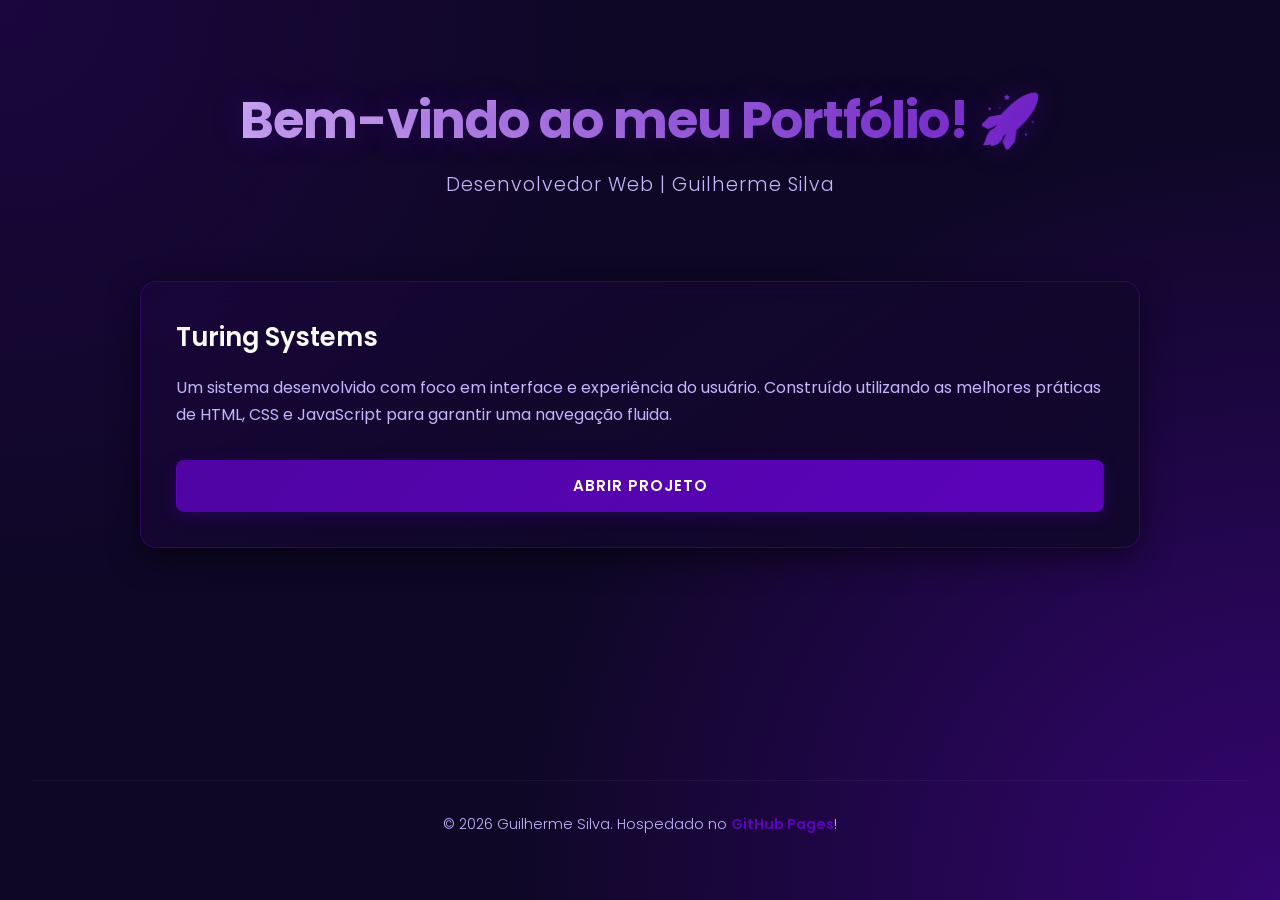
<file: index.html>
<!DOCTYPE html>
<html lang="pt-br">
<head>
    <meta charset="UTF-8">
    <meta name="viewport" content="width=device-width, initial-scale=1.0">
    <title>Portfólio | Guilherme Silva</title>
    
    <link rel="preconnect" href="https://fonts.googleapis.com">
    <link rel="preconnect" href="https://fonts.gstatic.com" crossorigin>
    <link href="https://fonts.googleapis.com/css2?family=Poppins:wght@300;400;600;700&display=swap" rel="stylesheet">
    
    <style>
        /* ==============================
           CSS: ESTILOS E CORES (NOVA PALETA VIOLETA)
           ============================== */
        :root {
            /* Nova Paleta Fornecida */
            --midnight-violet: #0e0725ff;
            --dark-amethyst: #1b063eff;
            --dark-amethyst-2: #280657ff;
            --indigo-ink: #350571ff;
            --indigo: #42048aff;
            --indigo-2: #4f04a3ff;
            --ultrasonic-blue: #5c03bcff;

            /* Cores Auxiliares e Textos */
            --text-main: #f8fafc;
            --text-muted: #c4b5fd; /* Um tom de lilás bem clarinho para textos secundários */
            --card-border: rgba(92, 3, 188, 0.4); /* ultrasonic-blue com transparência */
        }

        * {
            margin: 0;
            padding: 0;
            box-sizing: border-box;
            font-family: 'Poppins', sans-serif; /* Fonte atualizada e moderna */
        }

        body {
            /* Fundo com um gradiente radial sofisticado usando a nova paleta */
            background-color: var(--midnight-violet);
            background-image: 
                radial-gradient(circle at top left, var(--dark-amethyst), transparent 40%),
                radial-gradient(circle at bottom right, var(--indigo-ink), transparent 50%);
            background-attachment: fixed;
            color: var(--text-main);
            line-height: 1.6;
            padding: 2rem;
            min-height: 100vh;
            display: flex;
            flex-direction: column;
        }

        /* --- Cabeçalho --- */
        header {
            text-align: center;
            margin-bottom: 5rem;
            padding-top: 3rem;
            animation: fadeInDown 1s ease-out;
        }

        header h1 {
            font-size: 3.2rem;
            margin-bottom: 0.5rem;
            letter-spacing: -1px;
            font-weight: 700;
            /* Efeito de texto com gradiente usando as cores mais claras */
            background: linear-gradient(to right, #e9d5ff, var(--ultrasonic-blue));
            -webkit-background-clip: text;
            -webkit-text-fill-color: transparent;
            text-shadow: 0 0 30px rgba(92, 3, 188, 0.3);
        }

        header p {
            font-size: 1.2rem;
            color: var(--text-muted);
            font-weight: 300;
            letter-spacing: 1px;
        }

        /* --- Grid de Projetos --- */
        main {
            flex-grow: 1;
        }

        .projetos-container {
            max-width: 1000px;
            margin: 0 auto;
            display: grid;
            grid-template-columns: repeat(auto-fit, minmax(320px, 1fr));
            gap: 2.5rem;
        }

        /* --- Estilo dos Cartões (Cards - Estilo Glassmorphism) --- */
        .card {
            background: linear-gradient(145deg, rgba(27, 6, 62, 0.6), rgba(14, 7, 37, 0.8)); /* dark-amethyst e midnight-violet */
            backdrop-filter: blur(12px); /* Efeito de vidro borrado */
            -webkit-backdrop-filter: blur(12px);
            border: 1px solid var(--card-border);
            border-radius: 16px;
            padding: 2.2rem;
            box-shadow: 0 10px 30px rgba(0, 0, 0, 0.5);
            transition: all 0.4s cubic-bezier(0.175, 0.885, 0.32, 1.275);
            display: flex;
            flex-direction: column;
            justify-content: space-between;
            position: relative;
            overflow: hidden;
            animation: fadeInUp 1s ease-out;
        }

        /* Linha de brilho superior no card */
        .card::before {
            content: '';
            position: absolute;
            top: 0;
            left: 0;
            right: 0;
            height: 2px;
            background: linear-gradient(to right, transparent, var(--ultrasonic-blue), transparent);
            opacity: 0;
            transition: opacity 0.4s;
        }

        /* Efeito ao passar o mouse */
        .card:hover {
            transform: translateY(-10px);
            box-shadow: 0 15px 35px rgba(92, 3, 188, 0.3); /* Brilho ultrasonic-blue */
            border-color: var(--indigo-2);
            background: linear-gradient(145deg, rgba(40, 6, 87, 0.7), rgba(27, 6, 62, 0.9));
        }

        .card:hover::before {
            opacity: 1;
        }

        .card h3 {
            font-size: 1.6rem;
            margin-bottom: 1rem;
            color: var(--text-main);
            font-weight: 600;
        }

        .card p {
            color: var(--text-muted);
            font-size: 1rem;
            margin-bottom: 2rem;
            line-height: 1.7;
        }

        /* --- Botões --- */
        .links {
            display: flex;
            gap: 1rem;
        }

        .btn {
            text-decoration: none;
            background: linear-gradient(135deg, var(--indigo-2), var(--ultrasonic-blue));
            color: white;
            padding: 0.8rem 1.5rem;
            border-radius: 8px;
            font-weight: 600;
            transition: all 0.3s ease;
            font-size: 0.95rem;
            text-align: center;
            flex: 1;
            border: 1px solid transparent;
            box-shadow: 0 4px 15px rgba(66, 4, 138, 0.4); /* Sombra índigo */
            text-transform: uppercase;
            letter-spacing: 1px;
        }

        .btn:hover {
            background: linear-gradient(135deg, var(--ultrasonic-blue), var(--indigo-2));
            box-shadow: 0 6px 20px rgba(92, 3, 188, 0.6);
            transform: translateY(-2px);
        }

        /* --- Rodapé --- */
        footer {
            text-align: center;
            margin-top: 5rem;
            padding: 2rem 0;
            color: var(--text-muted);
            font-size: 0.9rem;
            border-top: 1px solid rgba(255, 255, 255, 0.05);
            font-weight: 300;
        }

        footer span {
            color: var(--ultrasonic-blue);
            font-weight: 600;
        }

        /* --- Animações --- */
        @keyframes fadeInDown {
            from { opacity: 0; transform: translateY(-20px); }
            to { opacity: 1; transform: translateY(0); }
        }

        @keyframes fadeInUp {
            from { opacity: 0; transform: translateY(20px); }
            to { opacity: 1; transform: translateY(0); }
        }

        /* Responsividade Extra */
        @media (max-width: 768px) {
            header h1 {
                font-size: 2.5rem;
            }
            .card {
                padding: 1.8rem;
            }
        }
    </style>
</head>
<body>

    <header>
        <h1>Bem-vindo ao meu Portfólio! 🚀</h1>
        <p>Desenvolvedor Web | Guilherme Silva</p>
    </header>

    <main>
        <div class="projetos-container">
            
            <article class="card">
                <h3>Turing Systems</h3>
                <p>Um sistema desenvolvido com foco em interface e experiência do usuário. Construído utilizando as melhores práticas de HTML, CSS e JavaScript para garantir uma navegação fluida.</p>
                <div class="links">
                    <a href="./TuringSystem/html/index.html" class="btn">Abrir Projeto</a>
                </div>
            </article>

            </div>
    </main>

    <footer>
        <p>&copy; 2026 Guilherme Silva. Hospedado no <span>GitHub Pages</span>!</p>
    </footer>

</body>
</html>
</file>
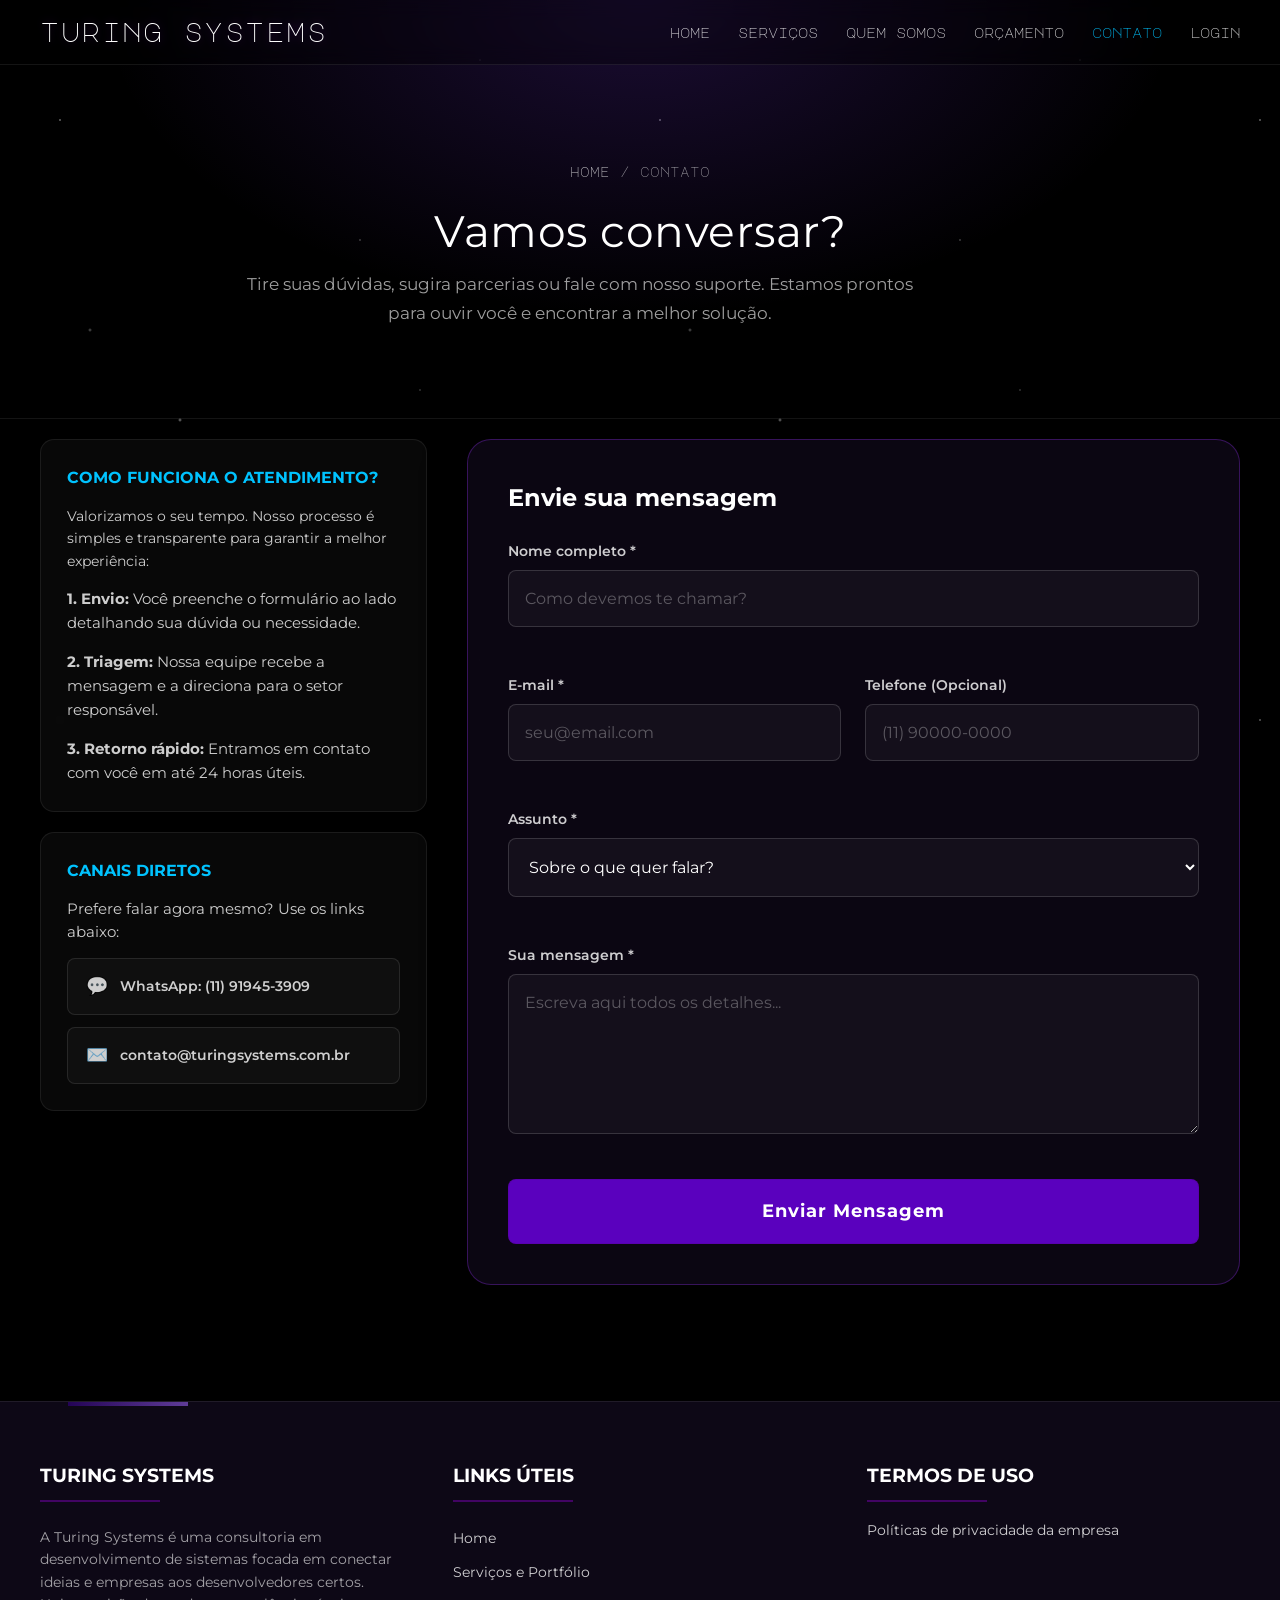
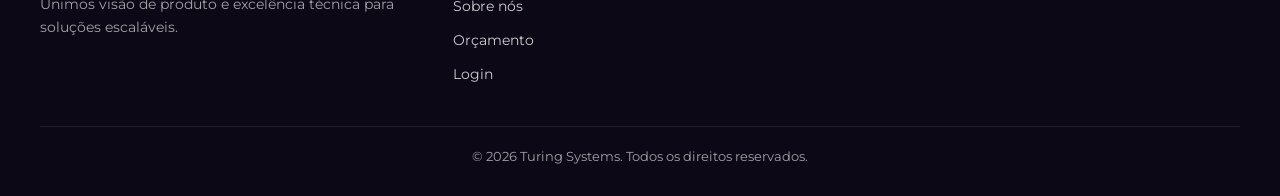
<file: TuringSystem/html/contato.html>
<!DOCTYPE html>
<html lang="pt-br">

<head>
    <meta charset="UTF-8">
    <meta name="viewport" content="width=device-width, initial-scale=1.0">
    <title>Turing Systems | Contato</title>
    <meta name="description" content="Entre em contato com a Turing Systems. Tire suas dúvidas, sugira parcerias ou agende um bate-papo com nossos especialistas.">
    
    <link rel="preconnect" href="https://fonts.googleapis.com">
    <link rel="preconnect" href="https://fonts.gstatic.com" crossorigin>
    <link href="https://fonts.googleapis.com/css2?family=Montserrat:wght@400;600;700;800&display=swap" rel="stylesheet">
    <link href="https://fonts.googleapis.com/css2?family=Major+Mono+Display&display=swap" rel="stylesheet">
    
    <link rel="stylesheet" href="../css/style.css">
    <link rel="icon" href="../img/favicon.png" type="image/png">
</head>

<body class="stars-field stars-field--purple">
    <a class="skip-link" href="#conteudo-principal">Pular para o formulário</a>

    <header class="header">
        <div class="container header__bar">
            <a class="marca" href="index.html">
                <span class="marca_texto">Turing Systems</span>
            </a>

            <button class="nav-toggle" id="navToggle" aria-expanded="false" aria-controls="primaryNav" aria-label="Abrir menu de navegação">
                <span class="nav-toggle__bar"></span>
                <span class="nav-toggle__bar"></span>
                <span class="nav-toggle__bar"></span>
            </button>

            <nav class="nav" id="primaryNav" aria-label="Navegação principal">
                <a href="index.html">Home</a>
                <a href="index.html#servicos">Serviços</a>
                <a href="quemSomos.html">Quem Somos</a>
                <a href="orcamento.html">Orçamento</a>
                <a href="contato.html" aria-current="page">Contato</a>
                <a href="login.html">Login</a>
            </nav>
        </div>
    </header>

    <main id="conteudo-principal">
        
        <section class="page-banner reveal">
            <div class="container container--narrow">
                <div class="breadcrumb">
                    <a href="index.html">Home</a> <span>/</span> <span aria-current="page">Contato</span>
                </div>
                <h1 class="section-title" style="font-family: 'Montserrat', sans-serif; text-transform: none;">Vamos conversar?</h1>
                <p class="section-lead">Tire suas dúvidas, sugira parcerias ou fale com nosso suporte. Estamos prontos para ouvir você e encontrar a melhor solução.</p>
            </div>
        </section>

        <section class="contato-section">
            <div class="container">
                <div class="contato-grid reveal">
                    
                    <aside class="contato-info">
                        <div class="aside-card">
                            <h3 style="font-family: 'Montserrat', sans-serif; text-transform: uppercase; font-size: 16px; margin-bottom: 15px; color: var(--color-cyan);">Como funciona o atendimento?</h3>
                            <p style="color: var(--color-text-muted); font-size: 14px; margin-bottom: 15px; line-height: 1.6;">
                                Valorizamos o seu tempo. Nosso processo é simples e transparente para garantir a melhor experiência:
                            </p>
                            <ul style="display: grid; gap: 15px; color: var(--color-text-muted); font-size: 15px; line-height: 1.6;">
                                <li><strong>1. Envio:</strong> Você preenche o formulário ao lado detalhando sua dúvida ou necessidade.</li>
                                <li><strong>2. Triagem:</strong> Nossa equipe recebe a mensagem e a direciona para o setor responsável.</li>
                                <li><strong>3. Retorno rápido:</strong> Entramos em contato com você em até 24 horas úteis.</li>
                            </ul>
                        </div>
                        
                        <div class="aside-card" style="margin-top: 20px;">
                            <h3 style="font-family: 'Montserrat', sans-serif; text-transform: uppercase; font-size: 16px; margin-bottom: 15px; color: var(--color-cyan);">Canais Diretos</h3>
                            <p style="color: var(--color-text-muted); font-size: 15px; margin-bottom: 15px;">Prefere falar agora mesmo? Use os links abaixo:</p>
                            
                            <div style="display: flex; flex-direction: column; gap: 12px;">
                                <a href="https://wa.me/5511919453909" target="_blank" rel="noopener noreferrer" class="btn-contato-direto wpp" aria-label="Falar pelo WhatsApp com (11) 91945-3909">
                                    <span aria-hidden="true" style="font-size: 18px;">💬</span> WhatsApp: (11) 91945-3909
                                </a>
                                <a href="mailto:contato@turingsystems.com.br" class="btn-contato-direto email" aria-label="Enviar e-mail para contato@turingsystems.com.br">
                                    <span aria-hidden="true" style="font-size: 18px;">✉️</span> contato@turingsystems.com.br
                                </a>
                            </div>
                        </div>
                    </aside>

                    <div class="contato-card">
                        <h2 style="font-size: 24px; margin-bottom: 25px; font-family: 'Montserrat', sans-serif;">Envie sua mensagem</h2>
                        
                        <form class="formulario">
                            <div class="formulario-grid">
                                <div class="grupo largura-total">
                                    <label for="nome">Nome completo *</label>
                                    <input type="text" id="nome" placeholder="Como devemos te chamar?" required aria-required="true">
                                </div>

                                <div class="grupo">
                                    <label for="email">E-mail *</label>
                                    <input type="email" id="email" placeholder="seu@email.com" required aria-required="true">
                                </div>

                                <div class="grupo">
                                    <label for="telefone">Telefone (Opcional)</label>
                                    <input type="tel" id="telefone" placeholder="(11) 90000-0000">
                                </div>

                                <div class="grupo largura-total">
                                    <label for="assunto">Assunto *</label>
                                    <select id="assunto" required aria-required="true">
                                        <option value="" disabled selected>Sobre o que quer falar?</option>
                                        <option value="duvida">Dúvidas em geral</option>
                                        <option value="suporte">Suporte Técnico</option>
                                        <option value="parceria">Proposta de Parceria</option>
                                        <option value="carreira">Carreiras / Vagas</option>
                                        <option value="outros">Outros assuntos</option>
                                    </select>
                                </div>
                            </div>

                            <div class="grupo largura-total" style="margin-bottom: 30px;">
                                <label for="mensagem">Sua mensagem *</label>
                                <textarea id="mensagem" placeholder="Escreva aqui todos os detalhes..." required aria-required="true"></textarea>
                            </div>

                            <div class="form-sucesso" role="alert">
                                <svg viewBox="0 0 24 24" fill="none" stroke="currentColor" stroke-width="2"><path stroke-linecap="round" stroke-linejoin="round" d="M5 13l4 4L19 7"></path></svg>
                                <span>Sua mensagem foi enviada! Retornaremos o mais breve possível.</span>
                            </div>

                            <button type="submit" class="botao btn--contato" style="width: 100%; margin-top: 15px; padding: 18px; font-size: 18px; letter-spacing: 1px;">Enviar Mensagem</button>
                        </form>
                    </div>
                </div>
            </div>
        </section>
    </main>

    <footer id="footer" style="border-top: 1px solid var(--color-line); padding: 60px 0 30px; background: var(--color-surface-2);">
        <div class="container">
            <div class="footer-box" style="display: grid; grid-template-columns: repeat(auto-fit, minmax(250px, 1fr)); gap: 40px;">
                <section class="footer-col" id="turing">
                    <h3 class="footer-title" style="font-family: 'Montserrat', sans-serif; text-transform: uppercase; margin-bottom: 16px;">Turing Systems</h3>
                    <p id="sobre" style="font-size: 14px; color: var(--color-text-soft); line-height: 1.6;">
                        A Turing Systems é uma consultoria em desenvolvimento de sistemas focada em conectar ideias e empresas aos desenvolvedores certos. Unimos visão de produto e excelência técnica para soluções escaláveis.
                    </p>
                </section>

                <section class="footer-col" id="links">
                    <h3 class="footer-title" style="font-family: 'Montserrat', sans-serif; text-transform: uppercase; margin-bottom: 16px;">Links úteis</h3>
                    <ul style="display: grid; gap: 10px;">
                        <li><a href="index.html" style="font-size: 14px; color: var(--color-text-muted);">Home</a></li>
                        <li><a href="index.html#servicos" style="font-size: 14px; color: var(--color-text-muted);">Serviços e Portfólio</a></li>
                        <li><a href="quemSomos.html" style="font-size: 14px; color: var(--color-text-muted);">Sobre nós</a></li>
                        <li><a href="orcamento.html" style="font-size: 14px; color: var(--color-text-muted);">Orçamento</a></li>
                        <li><a href="login.html" style="font-size: 14px; color: var(--color-text-muted);">Login</a></li>
                    </ul>
                </section>

                <section class="footer-col" id="termos">
                    <h3 class="footer-title" style="font-family: 'Montserrat', sans-serif; text-transform: uppercase; margin-bottom: 16px;">Termos de Uso</h3>
                    <a href="termosdeUso.html" style="font-size: 14px; color: var(--color-text-muted); text-decoration: none;">Políticas de privacidade da empresa</a>
                </section>
            </div>

            <div class="footer-bottom" style="margin-top: 40px; padding-top: 20px; border-top: 1px solid var(--color-line); text-align: center; font-size: 13px; color: var(--color-text-soft);">
                &copy; <span data-ano-atual></span> Turing Systems. Todos os direitos reservados.
            </div>
        </div>
    </footer>

    <script src="../js/main.js"></script>
</body>
</html>
</file>
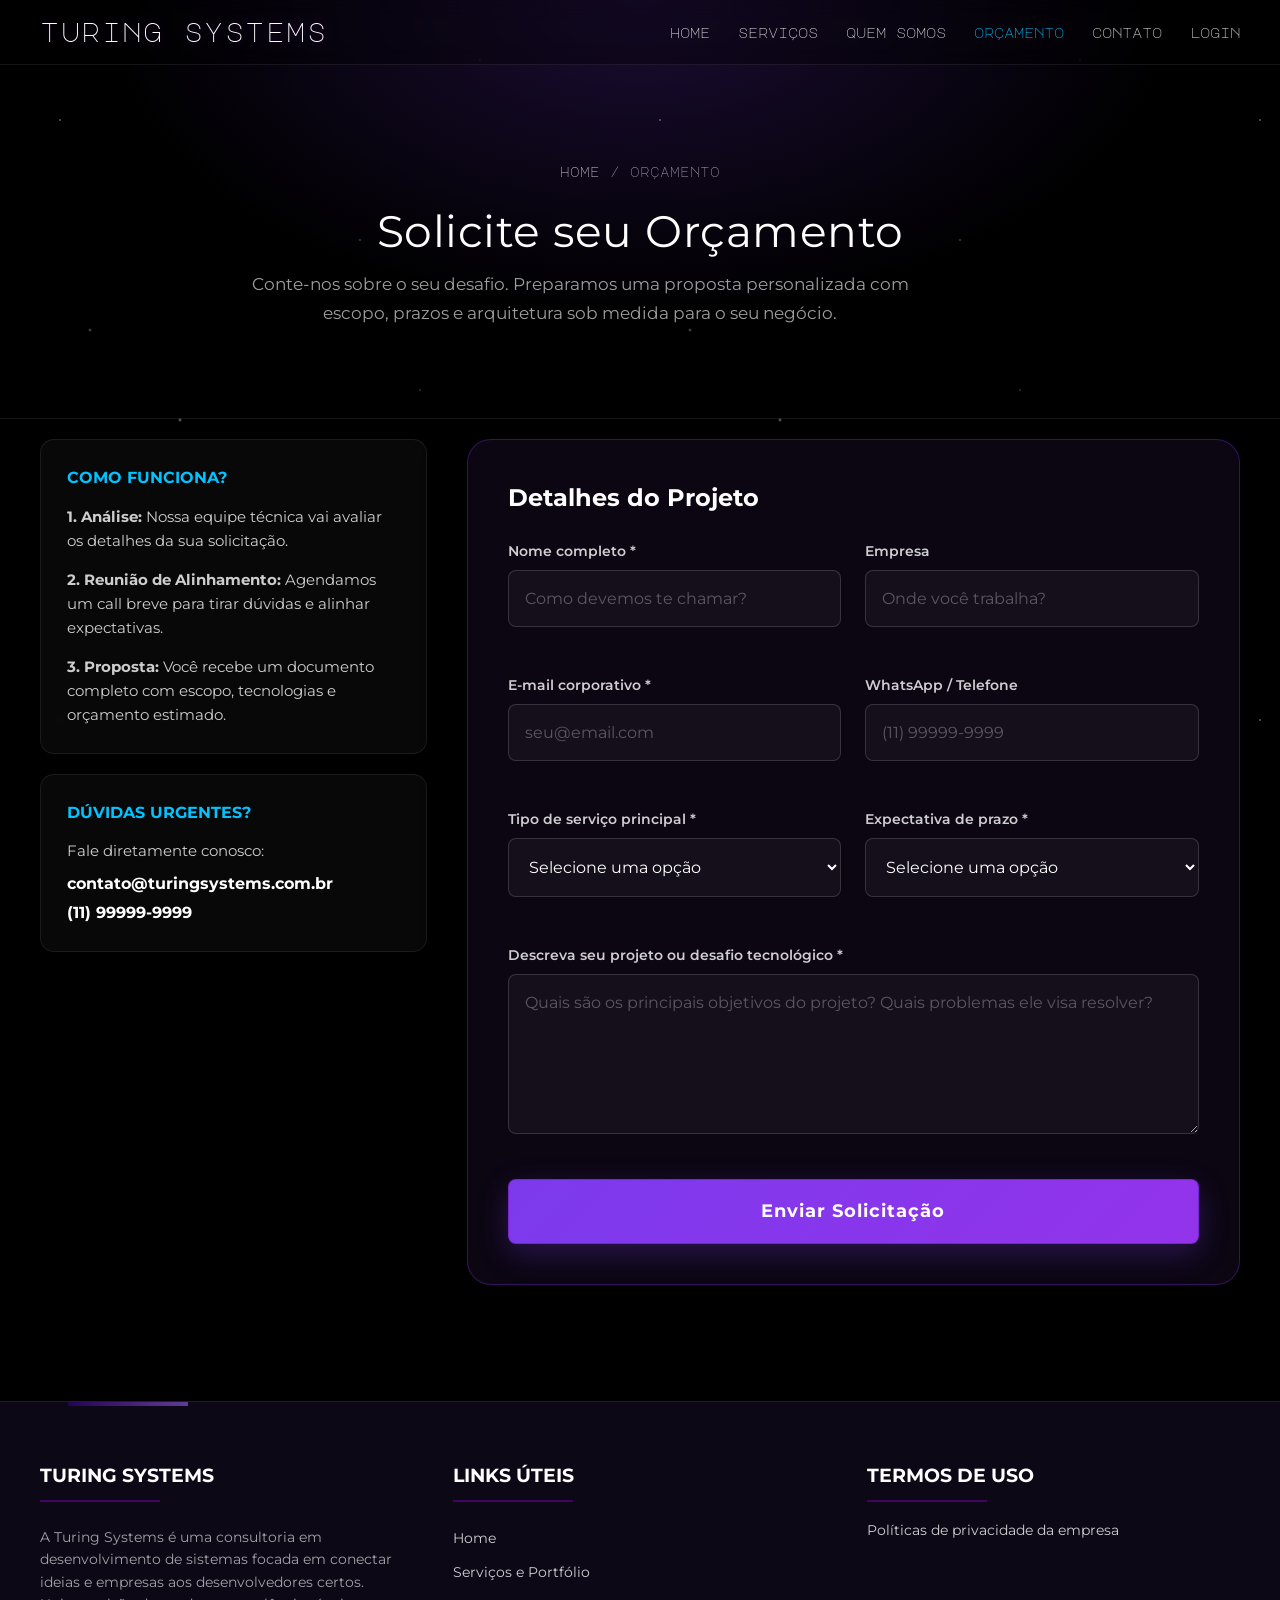
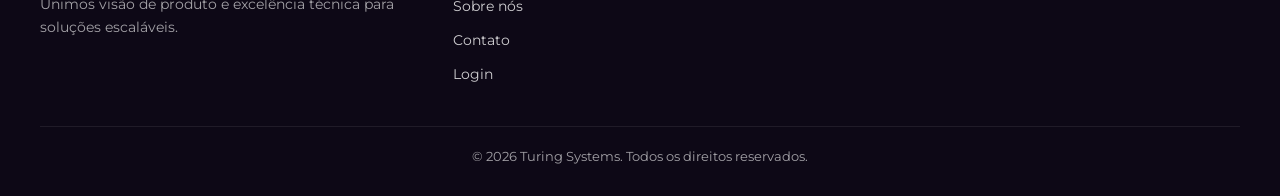
<file: TuringSystem/html/orcamento.html>
<!DOCTYPE html>
<html lang="pt-br">

<head>
    <meta charset="UTF-8">
    <meta name="viewport" content="width=device-width, initial-scale=1.0">
    <title>Turing Systems | Solicitar Orçamento</title>
    <meta name="description" content="Solicite um orçamento personalizado para o seu projeto de desenvolvimento de software e infraestrutura.">
    
    <link rel="preconnect" href="https://fonts.googleapis.com">
    <link rel="preconnect" href="https://fonts.gstatic.com" crossorigin>
    <link href="https://fonts.googleapis.com/css2?family=Montserrat:wght@400;600;700;800&display=swap" rel="stylesheet">
    <link href="https://fonts.googleapis.com/css2?family=Major+Mono+Display&display=swap" rel="stylesheet">
    
    <link rel="stylesheet" href="../css/style.css">
    <link rel="icon" href="../img/favicon.png" type="image/png">
</head>

<body class="stars-field stars-field--purple">
    <a class="skip-link" href="#conteudo-principal">Pular para o formulário</a>

    <header class="header">
        <div class="container header__bar">
            <a class="marca" href="index.html">
                <span class="marca_texto">Turing Systems</span>
            </a>

            <button class="nav-toggle" id="navToggle" aria-expanded="false" aria-controls="primaryNav" aria-label="Abrir menu de navegação">
                <span class="nav-toggle__bar"></span>
                <span class="nav-toggle__bar"></span>
                <span class="nav-toggle__bar"></span>
            </button>

            <nav class="nav" id="primaryNav" aria-label="Navegação principal">
                <a href="index.html">Home</a>
                <a href="index.html#servicos">Serviços</a>
                <a href="quemSomos.html">Quem Somos</a>
                <a href="orcamento.html" aria-current="page">Orçamento</a>
                <a href="contato.html">Contato</a>
                <a href="login.html">Login</a>
            </nav>
        </div>
    </header>

    <main id="conteudo-principal">
        
        <section class="page-banner reveal">
            <div class="container container--narrow">
                <div class="breadcrumb">
                    <a href="index.html">Home</a> <span>/</span> <span aria-current="page">Orçamento</span>
                </div>
                <h1 class="section-title" style="font-family: 'Montserrat', sans-serif; text-transform: none;">Solicite seu Orçamento</h1>
                <p class="section-lead">Conte-nos sobre o seu desafio. Preparamos uma proposta personalizada com escopo, prazos e arquitetura sob medida para o seu negócio.</p>
            </div>
        </section>

        <section class="orcamento-section">
            <div class="container">
                <div class="orcamento-grid reveal">
                    
                    <aside class="orcamento-info">
                        <div class="aside-card">
                            <h3 style="font-family: 'Montserrat', sans-serif; text-transform: uppercase; font-size: 16px; margin-bottom: 15px; color: var(--color-cyan);">Como funciona?</h3>
                            <ul style="display: grid; gap: 15px; color: var(--color-text-muted); font-size: 15px; line-height: 1.6;">
                                <li><strong>1. Análise:</strong> Nossa equipe técnica vai avaliar os detalhes da sua solicitação.</li>
                                <li><strong>2. Reunião de Alinhamento:</strong> Agendamos um call breve para tirar dúvidas e alinhar expectativas.</li>
                                <li><strong>3. Proposta:</strong> Você recebe um documento completo com escopo, tecnologias e orçamento estimado.</li>
                            </ul>
                        </div>
                        
                        <div class="aside-card" style="margin-top: 20px;">
                            <h3 style="font-family: 'Montserrat', sans-serif; text-transform: uppercase; font-size: 16px; margin-bottom: 15px; color: var(--color-cyan);">Dúvidas urgentes?</h3>
                            <p style="color: var(--color-text-muted); font-size: 15px; margin-bottom: 10px;">Fale diretamente conosco:</p>
                            <a href="mailto:contato@turingsystems.com.br" style="color: #fff; text-decoration: none; font-weight: bold; display: block; margin-bottom: 5px;">contato@turingsystems.com.br</a>
                            <a href="tel:+5511999999999" style="color: #fff; text-decoration: none; font-weight: bold;">(11) 99999-9999</a>
                        </div>
                    </aside>

                    <div class="orcamento-card">
                        <h2 style="font-size: 24px; margin-bottom: 25px; font-family: 'Montserrat', sans-serif;">Detalhes do Projeto</h2>
                        
                        <form class="formulario">
                            <div class="formulario-grid">
                                <div class="grupo">
                                    <label for="nome">Nome completo *</label>
                                    <input type="text" id="nome" placeholder="Como devemos te chamar?" required aria-required="true">
                                </div>

                                <div class="grupo">
                                    <label for="empresa">Empresa</label>
                                    <input type="text" id="empresa" placeholder="Onde você trabalha?">
                                </div>

                                <div class="grupo">
                                    <label for="email">E-mail corporativo *</label>
                                    <input type="email" id="email" placeholder="seu@email.com" required aria-required="true">
                                </div>

                                <div class="grupo">
                                    <label for="telefone">WhatsApp / Telefone</label>
                                    <input type="tel" id="telefone" placeholder="(11) 99999-9999">
                                </div>

                                <div class="grupo">
                                    <label for="servico">Tipo de serviço principal *</label>
                                    <select id="servico" required aria-required="true">
                                        <option value="" disabled selected>Selecione uma opção</option>
                                        <option value="arquitetura">Arquitetura de Sistemas Digitais</option>
                                        <option value="web">Desenvolvimento Web / Plataformas</option>
                                        <option value="automacao">Automação e Integração de APIs</option>
                                        <option value="infra">Infraestrutura, Cloud e Performance</option>
                                    </select>
                                </div>

                                <div class="grupo">
                                    <label for="prazo">Expectativa de prazo *</label>
                                    <select id="prazo" required aria-required="true">
                                        <option value="" disabled selected>Selecione uma opção</option>
                                        <option value="urgente">Urgente (Imediato / Até 15 dias)</option>
                                        <option value="curto">Curto (1 a 2 meses)</option>
                                        <option value="medio">Médio (3 a 6 meses)</option>
                                        <option value="planejamento">Apenas planejamento (Sem pressa)</option>
                                    </select>
                                </div>
                            </div>

                            <div class="grupo largura-total">
                                <label for="descricao">Descreva seu projeto ou desafio tecnológico *</label>
                                <textarea id="descricao" placeholder="Quais são os principais objetivos do projeto? Quais problemas ele visa resolver?" required aria-required="true"></textarea>
                            </div>

                            <div class="form-sucesso" role="alert">
                                <svg viewBox="0 0 24 24" fill="none" stroke="currentColor" stroke-width="2"><path stroke-linecap="round" stroke-linejoin="round" d="M5 13l4 4L19 7"></path></svg>
                                <span>Mensagem enviada com sucesso! Retornaremos em breve.</span>
                            </div>

                            <button type="submit" class="botao btn--orcamento" style="width: 100%; margin-top: 15px; padding: 16px; font-size: 16px;">Enviar Solicitação</button>
                        </form>
                    </div>
                </div>
            </div>
        </section>
    </main>

    <footer id="footer" style="border-top: 1px solid var(--color-line); padding: 60px 0 30px; background: var(--color-surface-2);">
        <div class="container">
            <div class="footer-box" style="display: grid; grid-template-columns: repeat(auto-fit, minmax(250px, 1fr)); gap: 40px;">
                <section class="footer-col" id="turing">
                    <h3 class="footer-title" style="font-family: 'Montserrat', sans-serif; text-transform: uppercase; margin-bottom: 16px;">Turing Systems</h3>
                    <p id="sobre" style="font-size: 14px; color: var(--color-text-soft); line-height: 1.6;">
                        A Turing Systems é uma consultoria em desenvolvimento de sistemas focada em conectar ideias e empresas aos desenvolvedores certos. Unimos visão de produto e excelência técnica para soluções escaláveis.
                    </p>
                </section>

                <section class="footer-col" id="links">
                    <h3 class="footer-title" style="font-family: 'Montserrat', sans-serif; text-transform: uppercase; margin-bottom: 16px;">Links úteis</h3>
                    <ul style="display: grid; gap: 10px;">
                        <li><a href="index.html" style="font-size: 14px; color: var(--color-text-muted);">Home</a></li>
                        <li><a href="index.html#servicos" style="font-size: 14px; color: var(--color-text-muted);">Serviços e Portfólio</a></li>
                        <li><a href="quemSomos.html" style="font-size: 14px; color: var(--color-text-muted);">Sobre nós</a></li>
                        <li><a href="contato.html" style="font-size: 14px; color: var(--color-text-muted);">Contato</a></li>
                        <li><a href="login.html" style="font-size: 14px; color: var(--color-text-muted);">Login</a></li>
                    </ul>
                </section>

                <section class="footer-col" id="termos">
                    <h3 class="footer-title" style="font-family: 'Montserrat', sans-serif; text-transform: uppercase; margin-bottom: 16px;">Termos de Uso</h3>
                    <a href="termosdeUso.html" style="font-size: 14px; color: var(--color-text-muted); text-decoration: none;">Políticas de privacidade da empresa</a>
                </section>
            </div>

            <div class="footer-bottom" style="margin-top: 40px; padding-top: 20px; border-top: 1px solid var(--color-line); text-align: center; font-size: 13px; color: var(--color-text-soft);">
                &copy; <span data-ano-atual></span> Turing Systems. Todos os direitos reservados.
            </div>
        </div>
    </footer>

    <script src="../js/main.js"></script>
</body>
</html>
</file>
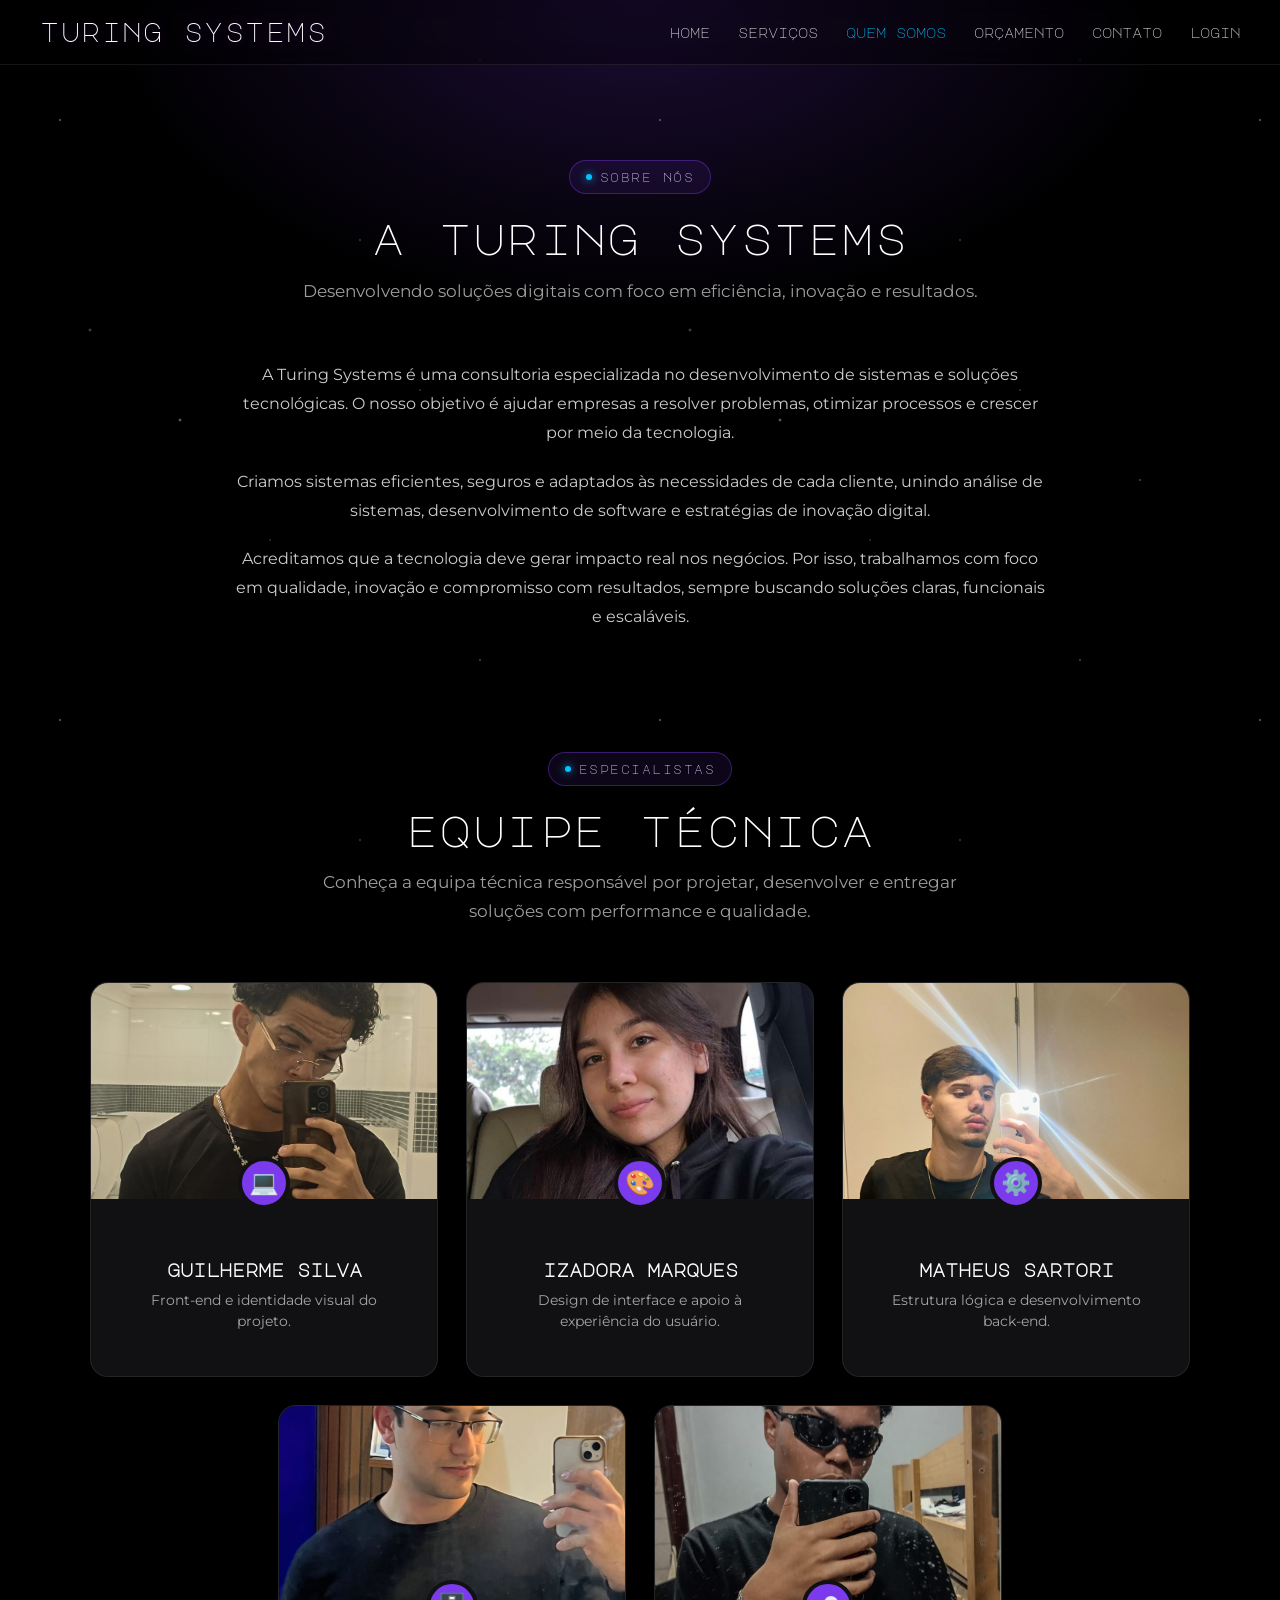
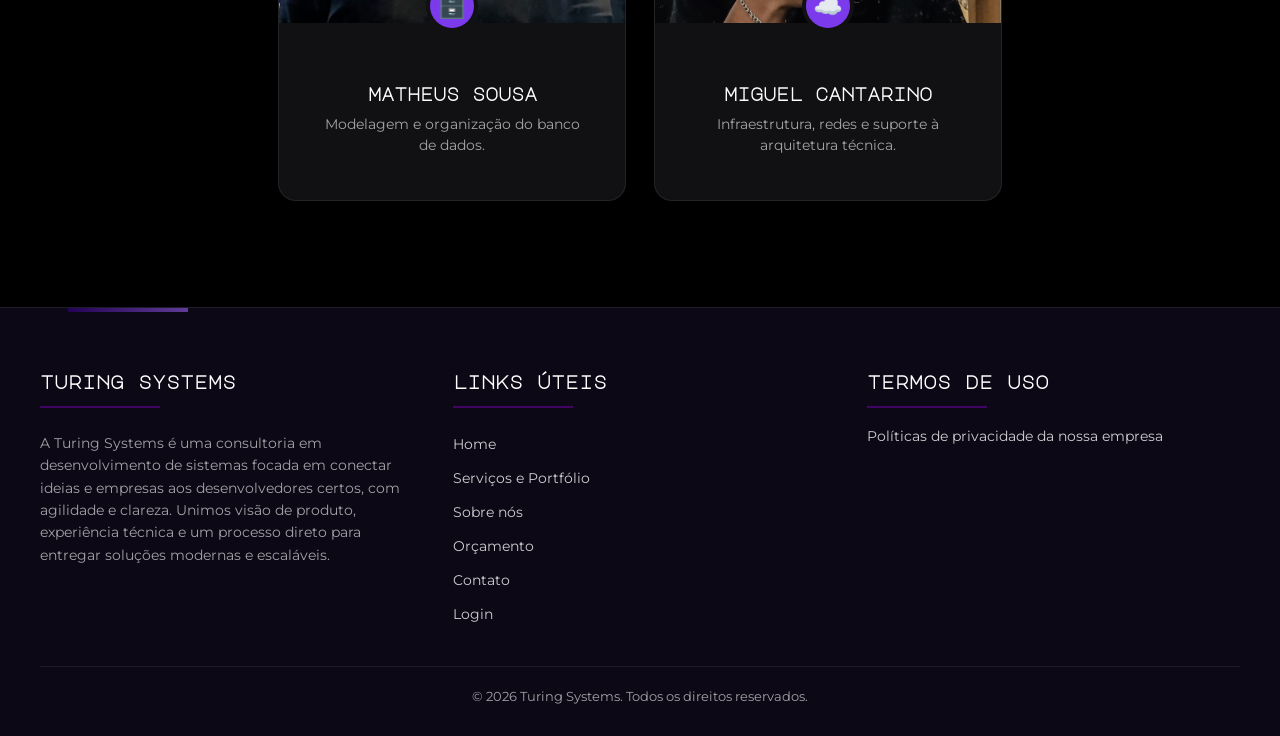
<file: TuringSystem/html/quemSomos.html>
<!DOCTYPE html>
<html lang="pt-br">

<head>
    <meta charset="UTF-8">
    <meta name="viewport" content="width=device-width, initial-scale=1.0">
    <title>Turing Systems | Quem Somos</title>
    <meta name="description"
        content="Conheça a Turing Systems e a nossa equipa de especialistas dedicados a projetar e desenvolver soluções digitais de alta performance.">
    <link rel="preconnect" href="https://fonts.googleapis.com">
    <link rel="preconnect" href="https://fonts.gstatic.com" crossorigin>
    <link href="https://fonts.googleapis.com/css2?family=Montserrat:wght@400;600;700;800&display=swap" rel="stylesheet">
    <link href="https://fonts.googleapis.com/css2?family=Major+Mono+Display&display=swap" rel="stylesheet">
    <link rel="stylesheet" href="../css/style.css">
    <link rel="icon" href="../img/favicon.png" type="image/png">
</head>

<body class="stars-field stars-field--purple">
    <a class="skip-link" href="#conteudo-principal">Pular para o conteúdo principal</a>

    <header class="header">
        <div class="container header__bar">
            <a class="marca" href="index.html">
                <span class="marca_texto">Turing Systems</span>
            </a>

            <button class="nav-toggle" id="navToggle" aria-expanded="false" aria-controls="primaryNav"
                aria-label="Abrir menu de navegação">
                <span class="nav-toggle__bar"></span>
                <span class="nav-toggle__bar"></span>
                <span class="nav-toggle__bar"></span>
            </button>

            <nav class="nav" id="primaryNav" aria-label="Navegação principal">
                <a href="index.html">Home</a>
                <a href="index.html#servicos">Serviços</a>
                <a href="quemSomos.html" aria-current="page">Quem Somos</a>
                <a href="orcamento.html">Orçamento</a>
                <a href="contato.html">Contato</a>
                <a href="login.html">Login</a>
            </nav>
        </div>
    </header>

    <main id="conteudo-principal" style="padding-top: 100px;">

        <section class="sobre-empresa" id="quem-empresa" style="padding: 60px 0 30px;">
            <div class="container">
                <header class="section-head reveal">
                    <span class="eyebrow">sobre nós</span>
                    <h1 class="section-title">A Turing Systems</h1>
                    <p class="section-lead">
                        Desenvolvendo soluções digitais com foco em eficiência, inovação e resultados.
                    </p>
                </header>

                <div class="container--narrow reveal" style="text-align: center; display: grid; gap: 20px;">
                    <p class="time_texto" style="font-size: 16px; color: var(--color-text-muted); line-height: 1.8;">
                        A Turing Systems é uma consultoria especializada no desenvolvimento de sistemas e soluções
                        tecnológicas.
                        O nosso objetivo é ajudar empresas a resolver problemas, otimizar processos e crescer por meio
                        da tecnologia.
                    </p>

                    <p class="time_texto" style="font-size: 16px; color: var(--color-text-muted); line-height: 1.8;">
                        Criamos sistemas eficientes, seguros e adaptados às necessidades de cada cliente, unindo análise
                        de sistemas,
                        desenvolvimento de software e estratégias de inovação digital.
                    </p>

                    <p class="time_texto" style="font-size: 16px; color: var(--color-text-muted); line-height: 1.8;">
                        Acreditamos que a tecnologia deve gerar impacto real nos negócios. Por isso, trabalhamos com
                        foco em qualidade,
                        inovação e compromisso com resultados, sempre buscando soluções claras, funcionais e escaláveis.
                    </p>
                </div>
            </div>
        </section>

        <section class="time" id="quem-somos" aria-labelledby="time-title">
            <div class="container">
                <header class="section-head reveal">
                    <span class="eyebrow">especialistas</span>
                    <h2 class="section-title" id="time-title">EQUIPE TÉCNICA</h2>
                    <p class="section-lead">
                        Conheça a equipa técnica responsável por projetar, desenvolver e entregar soluções com
                        performance e qualidade.
                    </p>
                </header>

                <div class="time__grid reveal reveal-stagger">

                    <article class="media time-card" style="--i:0">
                        <div class="time-card__photo">
                            <img src="../img/equipe/pessoa1.jpeg" alt="Foto de Guilherme Silva">
                        </div>
                        <div style="padding: 24px; text-align: center;">
                            <div class="time-card__icon" aria-hidden="true"
                                style="font-size: 24px; margin-bottom: 12px;">💻</div>
                            <h3 class="time-card__name"
                                style="font-size: 18px; margin-bottom: 6px; font-family: var(--font-tech);">Guilherme
                                Silva</h3>
                            <p class="time-card__role" style="font-size: 14px; color: var(--color-text-soft);">Front-end
                                e identidade visual do projeto.</p>
                        </div>
                    </article>

                    <article class="media time-card" style="--i:1">
                        <div class="time-card__photo">
                            <img src="../img/equipe/pessoa2.jpeg" alt="Foto de Izadora Marques">
                        </div>
                        <div style="padding: 24px; text-align: center;">
                            <div class="time-card__icon" aria-hidden="true"
                                style="font-size: 24px; margin-bottom: 12px;">🎨</div>
                            <h3 class="time-card__name"
                                style="font-size: 18px; margin-bottom: 6px; font-family: var(--font-tech);">Izadora
                                Marques</h3>
                            <p class="time-card__role" style="font-size: 14px; color: var(--color-text-soft);">Design de
                                interface e apoio à experiência do usuário.</p>
                        </div>
                    </article>

                    <article class="media time-card" style="--i:2">
                        <div class="time-card__photo">
                            <img src="../img/equipe/pessoa3.jpeg" alt="Foto de Matheus Sartori">
                        </div>
                        <div style="padding: 24px; text-align: center;">
                            <div class="time-card__icon" aria-hidden="true"
                                style="font-size: 24px; margin-bottom: 12px;">⚙️</div>
                            <h3 class="time-card__name"
                                style="font-size: 18px; margin-bottom: 6px; font-family: var(--font-tech);">Matheus
                                Sartori</h3>
                            <p class="time-card__role" style="font-size: 14px; color: var(--color-text-soft);">Estrutura
                                lógica e desenvolvimento back-end.</p>
                        </div>
                    </article>

                    <article class="media time-card" style="--i:3">
                        <div class="time-card__photo">
                            <img src="../img/equipe/pessoa4.jpeg" alt="Foto de Matheus Sousa">
                        </div>
                        <div style="padding: 24px; text-align: center;">
                            <div class="time-card__icon" aria-hidden="true"
                                style="font-size: 24px; margin-bottom: 12px;">🗄️</div>
                            <h3 class="time-card__name"
                                style="font-size: 18px; margin-bottom: 6px; font-family: var(--font-tech);">Matheus
                                Sousa</h3>
                            <p class="time-card__role" style="font-size: 14px; color: var(--color-text-soft);">Modelagem
                                e organização do banco de dados.</p>
                        </div>
                    </article>

                    <article class="media time-card" style="--i:4">
                        <div class="time-card__photo">
                            <img src="../img/equipe/pessoa5.jpeg" alt="Foto de Miguel Cantarino">
                        </div>
                        <div style="padding: 24px; text-align: center;">
                            <div class="time-card__icon" aria-hidden="true"
                                style="font-size: 24px; margin-bottom: 12px;">☁️</div>
                            <h3 class="time-card__name"
                                style="font-size: 18px; margin-bottom: 6px; font-family: var(--font-tech);">Miguel
                                Cantarino</h3>
                            <p class="time-card__role" style="font-size: 14px; color: var(--color-text-soft);">
                                Infraestrutura, redes e suporte à arquitetura técnica.</p>
                        </div>
                    </article>

                </div>
            </div>
        </section>
    </main>

    <footer id="footer"
        style="border-top: 1px solid var(--color-line); padding: 60px 0 30px; background: var(--color-surface-2);">
        <div class="container">
            <div class="footer-box"
                style="display: grid; grid-template-columns: repeat(auto-fit, minmax(250px, 1fr)); gap: 40px;">
                <section class="footer-col" id="turing">
                    <h3 class="footer-title" style="font-family: var(--font-tech); margin-bottom: 16px;">Turing Systems
                    </h3>
                    <p id="sobre" style="font-size: 14px; color: var(--color-text-soft); line-height: 1.6;">
                        A Turing Systems é uma consultoria em desenvolvimento de sistemas focada em conectar ideias e
                        empresas aos desenvolvedores certos, com agilidade e clareza. Unimos visão de produto,
                        experiência técnica e um processo direto para entregar soluções modernas e escaláveis.
                    </p>
                </section>

                <section class="footer-col" id="links">
                    <h3 class="footer-title" style="font-family: var(--font-tech); margin-bottom: 16px;">Links úteis
                    </h3>
                    <ul style="display: grid; gap: 10px;">
                        <li><a href="index.html" style="font-size: 14px; color: var(--color-text-muted);">Home</a></li>
                        <li><a href="index.html#servicos"
                                style="font-size: 14px; color: var(--color-text-muted);">Serviços e Portfólio</a></li>
                        <li><a href="quemSomos.html" style="font-size: 14px; color: var(--color-text-muted);">Sobre
                                nós</a></li>
                        <li><a href="orcamento.html"
                                style="font-size: 14px; color: var(--color-text-muted);">Orçamento</a></li>
                        <li><a href="contato.html" style="font-size: 14px; color: var(--color-text-muted);">Contato</a>
                        </li>
                        <li><a href="login.html" style="font-size: 14px; color: var(--color-text-muted);">Login</a></li>
                    </ul>
                </section>

                <section class="footer-col" id="termos">
                    <h3 class="footer-title" style="font-family: var(--font-tech); margin-bottom: 16px;">Termos de Uso
                    </h3>
                    <a href="termosdeUso.html"
                        style="font-size: 14px; color: var(--color-text-muted); text-decoration: none;">Políticas de
                        privacidade da nossa empresa</a>
                </section>
            </div>

            <div class="footer-bottom"
                style="margin-top: 40px; padding-top: 20px; border-top: 1px solid var(--color-line); text-align: center; font-size: 13px; color: var(--color-text-soft);">
                &copy; <span data-ano-atual></span> Turing Systems. Todos os direitos reservados.
            </div>
        </div>
    </footer>

    <script src="../js/main.js"></script>
</body>

</html>
</file>
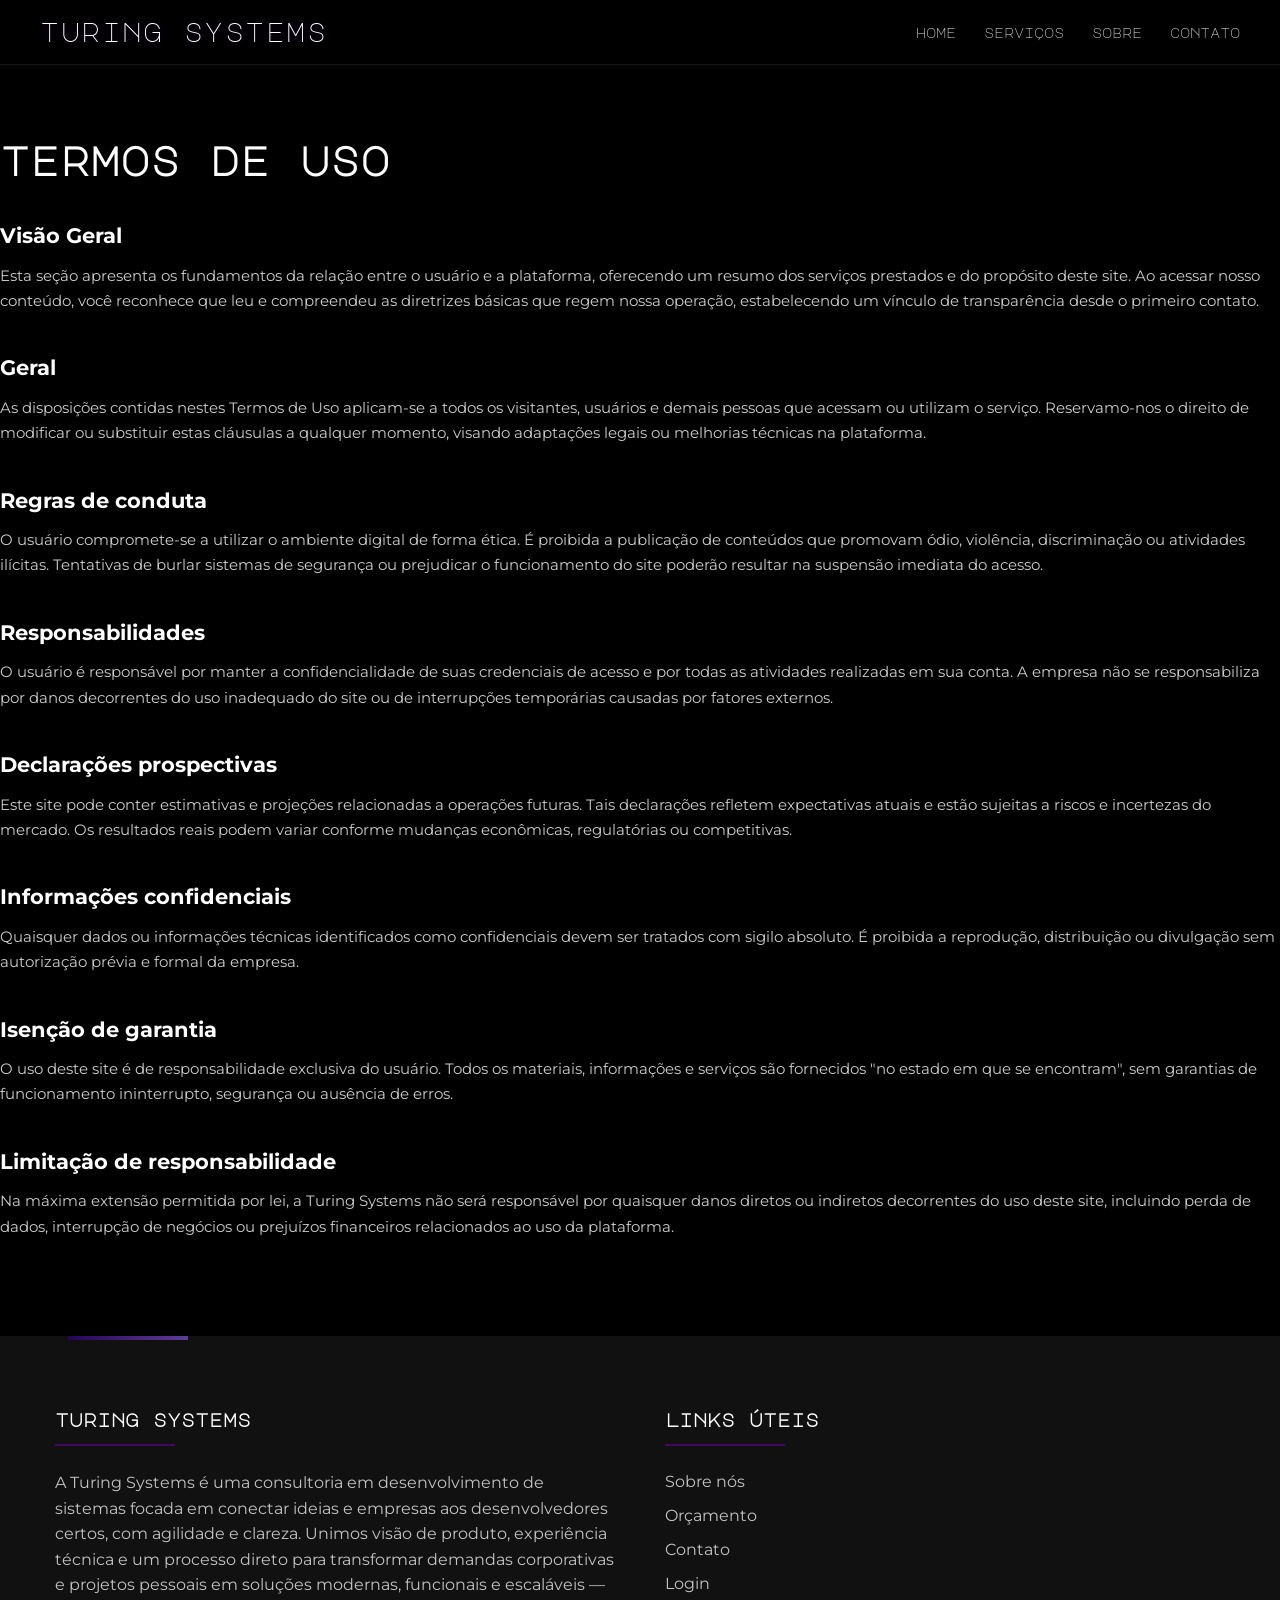
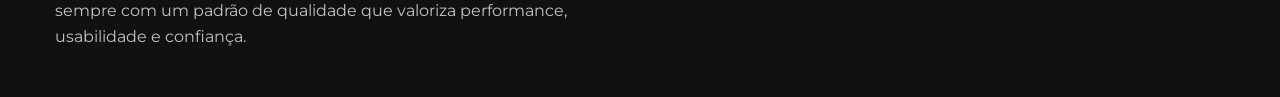
<file: TuringSystem/html/termosdeUso.html>
<!DOCTYPE html>
<html lang="pt-br">

<head>
    <meta charset="UTF-8">
    <meta name="viewport" content="width=device-width, initial-scale=1.0">
    <title>Termos de Uso | Turing Systems</title>

    <link rel="preconnect" href="https://fonts.googleapis.com">
    <link rel="preconnect" href="https://fonts.gstatic.com" crossorigin>
    <link href="https://fonts.googleapis.com/css2?family=Open+Sans:wght@300;400;600;700&display=swap" rel="stylesheet">
    <link href="https://fonts.googleapis.com/css2?family=Montserrat:wght@400;600;700;800&display=swap" rel="stylesheet">
    <link href="https://fonts.googleapis.com/css2?family=Major+Mono+Display&display=swap" rel="stylesheet">
    <link rel="stylesheet" href="../css/style.css">
</head>

<body class="page-termos">
    <header class="header">
        <div class="container header__bar">
            <a class="marca" href="index.html">
                <span class="marca_texto">Turing Systems</span>
            </a>

            <nav class="nav">
                <a href="index.html">Home</a>
                <a href="index.html#servicos">Serviços</a>
                <a href="quemSomos.html">Sobre</a>
                <a href="contato.html">Contato</a>
            </nav>
        </div>
    </header>

    <section id="textoTermos">

        <div class="termos">
            <div class="texto-container">

                <h1 class="title">Termos de Uso</h1>

                <h2>Visão Geral</h2>
                <p class="text-term">
                    Esta seção apresenta os fundamentos da relação entre o usuário e a plataforma,
                    oferecendo um resumo dos serviços prestados e do propósito deste site.
                    Ao acessar nosso conteúdo, você reconhece que leu e compreendeu as diretrizes
                    básicas que regem nossa operação, estabelecendo um vínculo de transparência
                    desde o primeiro contato.
                </p>

                <h2>Geral</h2>
                <p class="text-term">
                    As disposições contidas nestes Termos de Uso aplicam-se a todos os visitantes,
                    usuários e demais pessoas que acessam ou utilizam o serviço.
                    Reservamo-nos o direito de modificar ou substituir estas cláusulas a qualquer momento,
                    visando adaptações legais ou melhorias técnicas na plataforma.
                </p>

                <h2>Regras de conduta</h2>
                <p class="text-term">
                    O usuário compromete-se a utilizar o ambiente digital de forma ética.
                    É proibida a publicação de conteúdos que promovam ódio, violência,
                    discriminação ou atividades ilícitas. Tentativas de burlar sistemas
                    de segurança ou prejudicar o funcionamento do site poderão resultar
                    na suspensão imediata do acesso.
                </p>

                <h2>Responsabilidades</h2>
                <p class="text-term">
                    O usuário é responsável por manter a confidencialidade de suas credenciais
                    de acesso e por todas as atividades realizadas em sua conta.
                    A empresa não se responsabiliza por danos decorrentes do uso inadequado
                    do site ou de interrupções temporárias causadas por fatores externos.
                </p>

                <h2>Declarações prospectivas</h2>
                <p class="text-term">
                    Este site pode conter estimativas e projeções relacionadas a operações futuras.
                    Tais declarações refletem expectativas atuais e estão sujeitas a riscos
                    e incertezas do mercado. Os resultados reais podem variar conforme
                    mudanças econômicas, regulatórias ou competitivas.
                </p>

                <h2>Informações confidenciais</h2>
                <p class="text-term">
                    Quaisquer dados ou informações técnicas identificados como confidenciais
                    devem ser tratados com sigilo absoluto. É proibida a reprodução,
                    distribuição ou divulgação sem autorização prévia e formal da empresa.
                </p>

                <h2>Isenção de garantia</h2>
                <p class="text-term">
                    O uso deste site é de responsabilidade exclusiva do usuário.
                    Todos os materiais, informações e serviços são fornecidos
                    "no estado em que se encontram", sem garantias de funcionamento
                    ininterrupto, segurança ou ausência de erros.
                </p>

                <h2>Limitação de responsabilidade</h2>
                <p class="text-term">
                    Na máxima extensão permitida por lei, a Turing Systems não será
                    responsável por quaisquer danos diretos ou indiretos decorrentes
                    do uso deste site, incluindo perda de dados, interrupção de negócios
                    ou prejuízos financeiros relacionados ao uso da plataforma.
                </p>
            </div>
        </div>

    </section>

    <footer id="footer">
        <div class="top"></div>
        <div class="container-footer">
            <div class="footer-box">
                <section class="footer-col" id="turing">
                    <h3 class="footer-title">Turing Systems</h3>
                    <p id="sobre">A Turing Systems é uma consultoria em desenvolvimento de sistemas focada em conectar
                        ideias e
                        empresas aos
                        desenvolvedores certos, com agilidade e clareza. Unimos visão de produto, experiência técnica e
                        um processo
                        direto
                        para transformar demandas corporativas e projetos pessoais em soluções modernas, funcionais e
                        escaláveis —
                        sempre
                        com um padrão de qualidade que valoriza performance, usabilidade e confiança.
                    </p>
                </section>

                <section class="footer-col" id="links">
                    <h3 class="footer-title">Links úteis</h3>
                    <ul>
                        <li><a href="quemSomos.html">Sobre nós</a></li>
                        <li><a href="orcamento.html">Orçamento</a></li>
                        <li><a href="contato.html">Contato</a></li>
                        <li><a href="login.html">Login</a></li>

                    </ul>
                </section>
            </div>
        </div>
    </footer>

</body>

</html>
</file>
<file: TuringSystem/css/style.css>
/* ============================================================================
   STYLE.CSS — TURING SYSTEMS
   ============================================================================
   Identidade: consultoria de desenvolvimento de sistemas. Estética "galáxia"
   — roxo elétrico sobre preto profundo, tipografia monoespaçada para títulos
   técnicos e malha de constelação como elemento de assinatura visual.

   ÍNDICE
   1.  Variáveis Globais
   2.  Reset & Base
   3.  Acessibilidade (skip link, foco)
   4.  Utilitários (campo de estrelas, reveal, badges, container)
   5.  Header & Navegação (com menu mobile)
   6.  Hero (página principal) + canvas de constelação
   7.  Telemetria / Estatísticas
   8.  Carrossel de Tecnologias
   9.  Serviços
   10. Como Trabalhamos (processo)
   11. Diferenciais
   12. Cases / Parceiros
   13. Depoimentos
   14. Faixa de CTA
   15. Página Quem Somos (banner, história, missão/visão/valores, linha do tempo)
   16. Equipe
   17. Footer
   18. Páginas de Formulário (contato/orçamento) + barra lateral
   19. Componentes de Formulário (validação, toggle de senha, checkbox)
   20. Login & Cadastro
   21. Termos de Uso (+ sumário)
   22. Botão Voltar ao Topo
   23. Animações (@keyframes)
   24. Responsivo
   25. Movimento Reduzido
   ============================================================================ */


/* ============================================================================
   1. VARIÁVEIS GLOBAIS
   ============================================================================ */
:root {
  --font-body: "Montserrat", sans-serif;
  --font-tech: "Major Mono Display", monospace;

  --font-tech-weight: 400;
  --font-tech-transform: lowercase;
  --font-tech-letter-spacing: 1.5px;
  --font-tech-font-style: normal;

  --color-bg: #000000;
  --color-surface: #07020c;
  --color-surface-2: #0d0816;
  --color-surface-3: #14102a;
  --color-text: #ffffff;
  --color-text-muted: rgba(255, 255, 255, .8);
  --color-text-soft: rgba(255, 255, 255, .62);
  --color-line: rgba(255, 255, 255, .08);
  --color-opacity: rgba(255, 255, 255, .75);
  --color-section: #1A0D2E;

  --color-accent: #8a2be2;
  --color-accent-strong: #7C3AED;
  --color-accent-bright: #a100ff;
  --color-accent-soft: rgba(138, 43, 226, .3);
  --color-cyan: #00c3ff;

  --color-success: #22c55e;
  --color-error: #f87171;

  --radius-sm: 8px;
  --radius-md: 14px;
  --radius-lg: 24px;
  --radius-pill: 999px;

  --shadow-glow: 0 0 30px rgba(138, 43, 226, .35);
  --ease-out: cubic-bezier(.22, 1, .36, 1);

  --container: 1200px;
}


/* ============================================================================
   2. RESET & BASE
   ============================================================================ */
html {
  scroll-behavior: smooth;
}

*, *::before, *::after {
  margin: 0;
  padding: 0;
  box-sizing: border-box;
}

html, body {
  height: 100%;
}

body {
  font-family: var(--font-body);
  background-color: var(--color-bg);
  color: var(--color-text);
  overflow-x: hidden;
  line-height: 1.5;
}

body::-webkit-scrollbar {
  width: 0;
  height: 0;
}

img { max-width: 100%; display: block; }

main { display: block; }

ul { list-style: none; }

button { font: inherit; cursor: pointer; background: none; border: none; color: inherit; }

a { color: inherit; }


/* ============================================================================
   3. ACESSIBILIDADE — SKIP LINK & FOCO
   ============================================================================ */
.skip-link {
  position: absolute;
  left: 12px;
  top: -60px;
  z-index: 100;
  background: var(--color-accent-strong);
  color: #fff;
  padding: 12px 18px;
  border-radius: var(--radius-sm);
  font-size: 14px;
  font-weight: 700;
  text-decoration: none;
  transition: top .2s ease;
}

.skip-link:focus {
  top: 12px;
}

a:focus-visible,
button:focus-visible,
input:focus-visible,
textarea:focus-visible,
select:focus-visible,
[tabindex]:focus-visible {
  outline: 2px solid var(--color-cyan);
  outline-offset: 3px;
  border-radius: 4px;
}

.visually-hidden {
  position: absolute;
  width: 1px;
  height: 1px;
  overflow: hidden;
  clip: rect(0 0 0 0);
  white-space: nowrap;
  border: 0;
  padding: 0;
  margin: -1px;
}


/* ============================================================================
   4. UTILITÁRIOS
   ============================================================================ */
.container {
  width: min(var(--container), calc(100% - 32px));
  margin-inline: auto;
}

.container--narrow {
  width: min(820px, calc(100% - 32px));
  margin-inline: auto;
}

/* campo de estrelas gerado via CSS — usado em seções sem vídeo/SVG externo */
.stars-field {
  position: relative;
  isolation: isolate;
}

.stars-field::before {
  content: "";
  position: absolute;
  inset: 0;
  z-index: -1;
  background-color: var(--color-bg);
  background-image:
    radial-gradient(1.5px 1.5px at 10% 20%, rgba(255,255,255,.55), transparent),
    radial-gradient(1.5px 1.5px at 80% 10%, rgba(255,255,255,.4), transparent),
    radial-gradient(2px 2px at 30% 70%, rgba(255,255,255,.5), transparent),
    radial-gradient(1px 1px at 60% 40%, rgba(255,255,255,.6), transparent),
    radial-gradient(1.5px 1.5px at 90% 80%, rgba(255,255,255,.4), transparent),
    radial-gradient(1px 1px at 45% 90%, rgba(255,255,255,.45), transparent),
    radial-gradient(2px 2px at 15% 55%, rgba(255,255,255,.35), transparent),
    radial-gradient(1px 1px at 70% 65%, rgba(255,255,255,.5), transparent);
  background-repeat: repeat;
  background-size: 600px 600px;
  animation: driftStars 90s linear infinite;
}

.stars-field--purple::after {
  content: "";
  position: absolute;
  inset: 0;
  z-index: -1;
  background: radial-gradient(60% 50% at 50% 0%, rgba(124, 58, 237, .22), transparent 70%);
}

/* eyebrow / badge de seção */
.eyebrow {
  display: inline-flex;
  align-items: center;
  gap: 8px;
  padding: 7px 16px;
  border: 1px solid rgba(124, 58, 237, .4);
  border-radius: var(--radius-pill);
  background: rgba(124, 58, 237, .1);
  color: #ddd6fe;
  font-family: var(--font-tech);
  font-size: 12px;
  letter-spacing: 1.5px;
  text-transform: lowercase;
  margin-bottom: 18px;
}

.eyebrow::before {
  content: "";
  width: 6px;
  height: 6px;
  border-radius: 50%;
  background: var(--color-cyan);
  box-shadow: 0 0 8px var(--color-cyan);
}

.section-head {
  max-width: 700px;
  margin: 0 auto 56px;
  text-align: center;
}

.section-head--left {
  margin: 0 0 48px;
  text-align: left;
}

.section-title {
  font-family: var(--font-tech);
  font-weight: var(--font-tech-weight);
  text-transform: var(--font-tech-transform);
  letter-spacing: .5px;
  font-size: clamp(28px, 4vw, 44px);
  line-height: 1.15;
  margin-bottom: 14px;
}

.section-lead {
  max-width: 700px;
  color: var(--color-text-soft);
  line-height: 1.7;
  font-size: 17px;
}

.section-head .section-lead { margin-inline: auto; }

/* reveal ao rolar a página (controlado via JS) */
.reveal {
  opacity: 0;
  transform: translateY(28px);
  transition: opacity .7s var(--ease-out), transform .7s var(--ease-out);
}

.reveal.is-visible {
  opacity: 1;
  transform: translateY(0);
}

.reveal-stagger > * {
  transition-delay: calc(var(--i, 0) * 90ms);
}

/* alternância de fundo entre seções */
.bg-surface { background: var(--color-surface); }
.bg-surface-2 { background: var(--color-surface-2); }


/* ============================================================================
   5. HEADER & NAVEGAÇÃO
   ============================================================================ */
.header {
  position: fixed;
  top: 0;
  left: 0;
  width: 100%;
  z-index: 50;
  background: rgba(0, 0, 0, .35);
  backdrop-filter: blur(10px);
  border-bottom: 1px solid var(--color-line);
}

.header__bar {
  min-height: 64px;
  display: flex;
  align-items: center;
  justify-content: space-between;
  gap: 20px;
}

.marca {
  text-decoration: none;
  display: inline-flex;
  align-items: center;
  gap: 8px;
}

.marca_texto {
  font-family: var(--font-tech);
  font-style: var(--font-tech-font-style);
  font-weight: var(--font-tech-weight);
  color: var(--color-text);
  text-transform: var(--font-tech-transform);
  letter-spacing: var(--font-tech-letter-spacing);
  font-size: 26px;
  text-shadow: 0 0 10px rgba(160, 0, 255, .25);
}

.nav {
  display: flex;
  align-items: center;
  gap: 28px;
}

.nav a {
  position: relative;
  color: rgba(255, 255, 255, .9);
  text-decoration: none;
  font-size: 14px;
  font-family: var(--font-tech);
  font-style: var(--font-tech-font-style);
  font-weight: var(--font-tech-weight);
  text-transform: var(--font-tech-transform);
  transition: color .2s ease, text-shadow .2s ease;
}

.nav a::after {
  content: "";
  position: absolute;
  left: 0;
  bottom: -4px;
  width: 0%;
  height: 1px;
  background: currentColor;
  transition: width .3s ease;
}

.nav a:hover,
.nav a:focus-visible {
  color: var(--color-text);
  text-shadow: 0 0 10px rgba(140, 74, 255, .8);
}

.nav a:hover::after,
.nav a:focus-visible::after {
  width: 100%;
}

.nav a[aria-current="page"] {
  color: var(--color-cyan);
}

/* botão hamburguer (somente mobile) */
.nav-toggle {
  display: none;
  flex-direction: column;
  justify-content: center;
  align-items: center;
  gap: 5px;
  width: 40px;
  height: 40px;
  border-radius: var(--radius-sm);
  z-index: 60;
}

.nav-toggle__bar {
  width: 22px;
  height: 2px;
  background: #fff;
  border-radius: 2px;
  transition: transform .3s var(--ease-out), opacity .2s ease;
}

.nav-toggle[aria-expanded="true"] .nav-toggle__bar:nth-child(1) {
  transform: translateY(7px) rotate(45deg);
}
.nav-toggle[aria-expanded="true"] .nav-toggle__bar:nth-child(2) {
  opacity: 0;
}
.nav-toggle[aria-expanded="true"] .nav-toggle__bar:nth-child(3) {
  transform: translateY(-7px) rotate(-45deg);
}


/* ============================================================================
   6. HERO (página principal)
   ============================================================================ */
.hero {
  position: relative;
  min-height: 100vh;
  display: grid;
  place-items: center;
  overflow: hidden;
  isolation: isolate;
}

.hero__video {
  position: absolute;
  inset: 0;
  width: 100%;
  height: 100%;
  object-fit: cover;
  z-index: -3;
}

.hero::before {
  content: "";
  position: absolute;
  inset: 0;
  background: rgba(0, 0, 0, .4);
  z-index: -2;
}

.hero__canvas {
  position: absolute;
  inset: 0;
  z-index: -1;
  width: 100%;
  height: 100%;
  pointer-events: none;
}

.hero__content {
  width: min(900px, calc(100% - 32px));
  margin: 0 auto;
  min-height: 100vh;
  display: grid;
  place-content: center;
  justify-items: center;
  text-align: center;
  gap: 18px;
  padding: 140px 0 80px;
  position: relative;
  z-index: 2;
}

.hero__logo {
  width: min(640px, 85%);
  height: auto;
  display: block;
  margin-bottom: 6px;
  opacity: 0;
  filter: drop-shadow(0 0 10px rgba(255, 255, 255, .08));
  animation: fadeInUp .9s var(--ease-out) forwards .1s;
}

.hero__title {
  font-family: var(--font-tech);
  font-size: clamp(34px, 5.4vw, 64px);
  font-weight: 400;
  line-height: 1.1;
  letter-spacing: 1px;
  color: var(--color-text);
  text-transform: lowercase;
  margin: 0;
  opacity: 0;
  animation: fadeInUp .9s var(--ease-out) forwards .25s;
}

.hero__subtitle {
  max-width: 680px;
  font-family: var(--font-body);
  font-size: clamp(16px, 2vw, 20px);
  line-height: 1.65;
  color: rgba(255, 255, 255, .88);
  margin: 0;
  opacity: 0;
  animation: fadeInUp .9s var(--ease-out) forwards .42s;
}

.hero__actions {
  display: flex;
  flex-wrap: wrap;
  justify-content: center;
  gap: 14px;
  margin-top: 8px;
  opacity: 0;
  animation: fadeInUp .9s var(--ease-out) forwards .58s;
}

.hero__scroll-cue {
  position: absolute;
  bottom: 28px;
  left: 50%;
  transform: translateX(-50%);
  display: flex;
  flex-direction: column;
  align-items: center;
  gap: 8px;
  color: rgba(255, 255, 255, .6);
  font-family: var(--font-tech);
  font-size: 11px;
  letter-spacing: 2px;
  text-transform: lowercase;
  opacity: 0;
  animation: fadeInUp .9s var(--ease-out) forwards .9s;
}

.hero__scroll-cue svg {
  animation: bounceDown 2s ease-in-out infinite;
}

.btn {
  display: inline-flex;
  align-items: center;
  justify-content: center;
  gap: 8px;
  min-width: 190px;
  padding: 14px 22px;
  border-radius: var(--radius-pill);
  text-decoration: none;
  font-weight: 700;
  font-size: 15px;
  border: 1px solid transparent;
  transition: transform .25s ease, background .25s ease, border-color .25s ease, box-shadow .25s ease;
}

.btn:hover { transform: translateY(-2px); }

.btn--orcamento {
  background: linear-gradient(135deg, #7C3AED, #9333EA);
  color: #fff;
  box-shadow: 0 10px 30px rgba(124, 58, 237, .28);
}

.btn--orcamento:hover {
  box-shadow: 0 14px 40px rgba(124, 58, 237, .55);
}

.btn--servicos {
  background: rgba(255, 255, 255, .03);
  color: #fff;
  border: 1px solid rgba(255, 255, 255, .14);
  backdrop-filter: blur(8px);
}

.btn--servicos:hover { border-color: rgba(124, 58, 237, .45); }

.btn--ghost {
  background: transparent;
  border: 1px solid var(--color-accent-soft);
  color: var(--color-text);
}

.btn--ghost:hover { border-color: var(--color-accent); background: rgba(138,43,226,.08); }

.btn--block { width: 100%; }

.btn[disabled] { opacity: .6; cursor: not-allowed; transform: none !important; }


/* ============================================================================
   7. TELEMETRIA / ESTATÍSTICAS
   ============================================================================ */
.stats {
  padding: 70px 0;
  border-top: 1px solid var(--color-line);
  border-bottom: 1px solid var(--color-line);
  background: var(--color-surface);
}

.stats__grid {
  display: grid;
  grid-template-columns: repeat(4, 1fr);
  gap: 24px;
  text-align: center;
}

.stat {
  display: grid;
  gap: 6px;
}

.stat__number {
  font-family: var(--font-tech);
  font-size: clamp(32px, 4vw, 46px);
  color: var(--color-text);
  text-shadow: 0 0 18px rgba(138, 43, 226, .5);
}

.stat__number::after {
  content: attr(data-suffix);
}

.stat__label {
  font-size: 13px;
  letter-spacing: .5px;
  color: var(--color-text-soft);
  text-transform: uppercase;
}


/* ============================================================================
   8. CARROSSEL DE TECNOLOGIAS
   ============================================================================ */
.tech {
  padding: 90px 0 70px;
}

.carrossel {
  margin: 0 auto;
  padding: 10px 0;
  overflow: hidden;
  display: flex;
  width: 100vw;
}

.carrossel-card {
  flex-shrink: 0;
  width: 250px;
  height: 150px;
  color: transparent;
  box-shadow: rgba(0, 0, 0, .1) 5px 5px 20px 0;
  display: flex;
  background-size: contain;
  background-repeat: no-repeat;
  background-position: center;
  background-color: #000000;
  border-radius: 15px;
  opacity: .4;
  transition: opacity .3s ease, transform .3s ease;
}

.carrossel-card:hover {
  opacity: 1;
  transform: translateY(-4px);
}

.carrossel-card:nth-child(1)  { background-image: url('../img/carrossel/github.jpg'); }
.carrossel-card:nth-child(2)  { background-image: url('../img/carrossel/dockerp.png'); }
.carrossel-card:nth-child(3)  { background-image: url('../img/carrossel/icone-html-grise.png'); }
.carrossel-card:nth-child(4)  { background-image: url('../img/carrossel/css3.png'); }
.carrossel-card:nth-child(5)  { background-image: url('../img/carrossel/java.png'); }
.carrossel-card:nth-child(6)  { background-image: url('../img/carrossel/javascript-logo.png'); }
.carrossel-card:nth-child(7)  { background-image: url('../img/carrossel/nodejs.png'); }
.carrossel-card:nth-child(8)  { background-image: url('../img/carrossel/Mongodb.png'); }
.carrossel-card:nth-child(9)  { background-image: url('../img/carrossel/phplogo.png'); }
.carrossel-card:nth-child(10) { background-image: url('../img/carrossel/pythonlogo.png'); }
.carrossel-card:nth-child(11) { background-image: url('../img/carrossel/reactlogo.png'); }
.carrossel-card:nth-child(12) { background-image: url('../img/carrossel/express js.jpg'); }

.group {
  display: flex;
  gap: 20px;
  padding-right: 20px;
  will-change: transform;
  animation: scrolling 30s linear infinite;
}

.carrossel:hover .group {
  animation-play-state: paused;
}

.divider {
  height: 2px;
  width: 100%;
  background: linear-gradient(90deg, transparent, #6a3997, #c266ff, #6a3997, transparent);
  background-size: 200% 100%;
  box-shadow: 0 0 20px var(--color-accent);
  animation: shimmer 4s ease-in-out infinite;
}


/* ============================================================================
   9. SERVIÇOS
   ============================================================================ */
.servicos {
  position: relative;
  background: url("../img/estrelado.svg") no-repeat center center fixed;
  background-size: cover;
  padding-top: 110px;
  color: white;
}

.servicos::before {
  content: "";
  position: absolute;
  inset: 0;
  background: rgba(0, 0, 0, .55);
  z-index: 0;
}

.servicos > * {
  position: relative;
  z-index: 1;
}

.servicos section {
  padding: 100px 0;
}

.servicos .section-head {
  margin-bottom: 60px;
}

.services-grid {
  display: grid;
  grid-template-columns: repeat(3, 1fr);
  gap: 32px;
  max-width: 1200px;
  margin: 0 auto;
}

.services-grid .card:last-child {
  grid-column: 2;
}

.card {
  position: relative;
  overflow: hidden;
  padding: 36px 32px;
  border: 1px solid rgba(138, 43, 226, .6);
  border-radius: var(--radius-md);
  backdrop-filter: blur(6px);
  box-shadow: 0 0 25px var(--color-accent-soft);
  transition: box-shadow .4s ease, transform .4s var(--ease-out);
}

.card:hover {
  transform: translateY(-8px);
  box-shadow: 0 0 40px rgba(138, 43, 226, .8);
}

.card__icon {
  width: 48px;
  height: 48px;
  display: grid;
  place-items: center;
  border-radius: var(--radius-sm);
  background: rgba(138, 43, 226, .15);
  border: 1px solid rgba(138, 43, 226, .35);
  color: #d9c2ff;
  margin-bottom: 18px;
  position: relative;
  z-index: 2;
}

.card__icon svg { width: 24px; height: 24px; }

.card-image {
  position: absolute;
  inset: 0;
  opacity: 0;
  transition: opacity .4s ease, transform .4s ease;
  z-index: 1;
}

.card-image img {
  width: 100%;
  height: 100%;
  object-fit: cover;
  transform: scale(1.1);
  transition: transform .4s ease;
}

.card-content {
  position: relative;
  z-index: 2;
  transition: opacity .3s ease;
}

.card:hover .card-image { opacity: 1; }
.card:hover .card-image img { transform: scale(1); }
.card:hover .card-content { opacity: 0; }

.card-content h3 {
  font-size: 22px;
  margin-bottom: 12px;
  line-height: 1.25;
}

.card-content p {
  font-size: 15px;
  line-height: 1.6;
  color: rgba(255, 255, 255, .82);
}

.card-tags {
  display: flex;
  flex-wrap: wrap;
  gap: 8px;
  margin-top: 16px;
  position: relative;
  z-index: 2;
}

.card-tags span {
  font-size: 11px;
  letter-spacing: .4px;
  text-transform: uppercase;
  padding: 4px 10px;
  border-radius: var(--radius-pill);
  background: rgba(255, 255, 255, .06);
  color: var(--color-text-soft);
  border: 1px solid var(--color-line);
}


/* ============================================================================
   10. COMO TRABALHAMOS (PROCESSO)
   ============================================================================ */
.processo {
  padding: 100px 0;
}

.processo__trilho {
  position: relative;
  display: grid;
  grid-template-columns: repeat(4, 1fr);
  gap: 28px;
  counter-reset: passo;
}

.processo__trilho::before {
  content: "";
  position: absolute;
  top: 28px;
  left: 6%;
  right: 6%;
  height: 1px;
  background: linear-gradient(90deg, transparent, var(--color-accent-soft) 15%, var(--color-accent-soft) 85%, transparent);
}

.passo {
  position: relative;
  counter-increment: passo;
  padding-top: 16px;
}

.passo__numero {
  width: 56px;
  height: 56px;
  border-radius: 50%;
  display: grid;
  place-items: center;
  background: var(--color-surface-2);
  border: 1px solid var(--color-accent-soft);
  font-family: var(--font-tech);
  font-size: 18px;
  color: var(--color-cyan);
  margin-bottom: 22px;
  box-shadow: 0 0 18px rgba(138, 43, 226, .25);
}

.passo__numero::before {
  content: counter(passo, decimal-leading-zero);
}

.passo h3 {
  font-size: 19px;
  margin-bottom: 10px;
}

.passo p {
  font-size: 14.5px;
  line-height: 1.65;
  color: var(--color-text-soft);
}


/* ============================================================================
   11. DIFERENCIAIS
   ============================================================================ */
.diferenciais {
  padding: 100px 0;
}

.diferenciais__grid {
  display: grid;
  grid-template-columns: repeat(3, 1fr);
  gap: 24px;
}

.diferencial {
  display: flex;
  gap: 16px;
  align-items: flex-start;
  padding: 26px;
  border: 1px solid var(--color-line);
  border-radius: var(--radius-md);
  background: var(--color-surface-2);
  transition: border-color .3s ease, transform .3s var(--ease-out);
}

.diferencial:hover {
  border-color: var(--color-accent-soft);
  transform: translateY(-4px);
}

.diferencial__icon {
  flex-shrink: 0;
  width: 42px;
  height: 42px;
  border-radius: var(--radius-sm);
  display: grid;
  place-items: center;
  background: rgba(0, 195, 255, .08);
  border: 1px solid rgba(0, 195, 255, .3);
  color: var(--color-cyan);
}

.diferencial__icon svg { width: 22px; height: 22px; }

.diferencial h3 {
  font-size: 16.5px;
  margin-bottom: 6px;
}

.diferencial p {
  font-size: 14px;
  line-height: 1.6;
  color: var(--color-text-soft);
}


/* ============================================================================
   12. CASES / PARCEIROS
   ============================================================================ */
.case-item {
  margin-bottom: 60px;
  padding: 30px;
  border-left: 3px solid var(--color-accent);
  background: rgba(255, 255, 255, .02);
}

.card-whover {
  position: relative;
  overflow: hidden;
  padding: 36px 32px;
  border: 1px solid rgba(138, 43, 226, .6);
  border-radius: var(--radius-md);
  backdrop-filter: blur(6px);
  box-shadow: 0 0 25px var(--color-accent-soft);
  transition: box-shadow .4s ease, transform .4s var(--ease-out), border-color .4s ease;
}

.card-whover::before {
  content: "";
  position: absolute;
  top: 0;
  left: 24px;
  width: 100px;
  height: 3px;
  border-radius: 999px;
  background: linear-gradient(90deg, #6a00ff, #c266ff);
}

.card-whover:hover {
  transform: translateY(-4px);
  box-shadow: 0 0 22px rgba(138, 43, 226, .18);
  border-color: rgba(194, 102, 255, .42);
}

.case-tag {
  display: inline-block;
  margin-bottom: 14px;
  padding: 6px 12px;
  border-radius: var(--radius-pill);
  font-size: 12px;
  letter-spacing: .5px;
  text-transform: uppercase;
  color: #d9c2ff;
  background: rgba(138, 43, 226, .14);
  border: 1px solid rgba(138, 43, 226, .25);
}

.card-whover h3 {
  font-size: 24px;
  margin-bottom: 14px;
  line-height: 1.2;
}

.card-whover p {
  font-size: 15px;
  line-height: 1.6;
  color: rgba(255, 255, 255, .82);
  margin-bottom: 10px;
}

.card-whover__metric {
  margin-top: 18px;
  padding-top: 16px;
  border-top: 1px solid var(--color-line);
  display: flex;
  align-items: baseline;
  gap: 8px;
}

.card-whover__metric strong {
  font-family: var(--font-tech);
  font-size: 26px;
  color: var(--color-cyan);
}

.card-whover__metric span {
  font-size: 12.5px;
  color: var(--color-text-soft);
}


/* ============================================================================
   13. DEPOIMENTOS
   ============================================================================ */
.depoimentos {
  padding: 100px 0;
}

.depoimentos__track {
  display: grid;
  grid-template-columns: repeat(3, 1fr);
  gap: 24px;
}

.depoimento {
  padding: 30px 28px;
  border-radius: var(--radius-md);
  background: var(--color-surface-2);
  border: 1px solid var(--color-line);
  display: flex;
  flex-direction: column;
  gap: 16px;
}

.depoimento__quote-icon {
  color: var(--color-accent);
  width: 30px;
  height: 30px;
  opacity: .7;
}

.depoimento p {
  font-size: 15px;
  line-height: 1.7;
  color: var(--color-text-muted);
  flex-grow: 1;
}

.depoimento__autor {
  display: flex;
  align-items: center;
  gap: 12px;
}

.depoimento__avatar {
  width: 44px;
  height: 44px;
  border-radius: 50%;
  display: grid;
  place-items: center;
  background: linear-gradient(135deg, #7C3AED, #00c3ff);
  font-family: var(--font-tech);
  font-size: 14px;
  color: #fff;
  flex-shrink: 0;
}

.depoimento__autor strong {
  display: block;
  font-size: 14.5px;
}

.depoimento__autor span {
  display: block;
  font-size: 12.5px;
  color: var(--color-text-soft);
}


/* ============================================================================
   14. FAIXA DE CTA
   ============================================================================ */
.cta-band {
  position: relative;
  padding: 90px 0;
  text-align: center;
  overflow: hidden;
  isolation: isolate;
}

.cta-band::after {
  content: "";
  position: absolute;
  inset: 0;
  z-index: -1;
  background: radial-gradient(60% 90% at 50% 100%, rgba(124, 58, 237, .35), transparent 70%);
}

.cta-band .section-title { margin-bottom: 16px; }

.cta-band .section-lead {
  margin: 0 auto 32px;
}

.cta-center {
  text-align: center;
  margin-top: 50px;
}


/* ============================================================================
   15. QUEM SOMOS
   ============================================================================ */
.page-banner {
  position: relative;
  padding: 150px 0 80px;
  text-align: center;
}

.breadcrumb {
  display: flex;
  justify-content: center;
  gap: 8px;
  font-size: 13px;
  color: var(--color-text-soft);
  margin-bottom: 18px;
}

.breadcrumb a {
  color: var(--color-text-soft);
  text-decoration: none;
}

.breadcrumb a:hover { color: var(--color-cyan); }

.sobre-empresa {
  padding: 90px 0;
}

.empresa__grid {
  display: grid;
  grid-template-columns: 1.1fr .9fr;
  gap: 60px;
  align-items: center;
}

.empresa__content {
  display: grid;
  gap: 18px;
  line-height: 1.75;
  color: var(--color-text-muted);
}

.empresa__aside {
  display: grid;
  gap: 16px;
}

.mini-stat {
  display: flex;
  align-items: center;
  gap: 16px;
  padding: 18px 20px;
  border-radius: var(--radius-md);
  background: var(--color-surface-2);
  border: 1px solid var(--color-line);
}

.mini-stat strong {
  font-family: var(--font-tech);
  font-size: 26px;
  color: var(--color-text);
  min-width: 64px;
}

.mini-stat span {
  font-size: 13px;
  color: var(--color-text-soft);
  line-height: 1.4;
}

.time__underline {
  width: 80px;
  height: 4px;
  background: var(--color-accent-strong);
  margin: 12px auto 14px;
  border-radius: 99px;
}

.section-head--left .time__underline { margin-left: 0; }

/* Missão / Visão / Valores */
.mvv {
  padding: 90px 0;
}

.mvv__grid {
  display: grid;
  grid-template-columns: repeat(3, 1fr);
  gap: 24px;
}

.mvv-card {
  padding: 32px 28px;
  border-radius: var(--radius-md);
  border: 1px solid var(--color-line);
  background: var(--color-surface-2);
  transition: transform .35s var(--ease-out), border-color .35s ease;
}

.mvv-card:hover {
  transform: translateY(-6px);
  border-color: var(--color-accent-soft);
}

.mvv-card__icon {
  width: 46px;
  height: 46px;
  border-radius: var(--radius-sm);
  display: grid;
  place-items: center;
  background: rgba(138, 43, 226, .15);
  color: #d9c2ff;
  margin-bottom: 18px;
}

.mvv-card__icon svg { width: 24px; height: 24px; }

.mvv-card h3 { font-size: 19px; margin-bottom: 10px; }

.mvv-card p { font-size: 14.5px; line-height: 1.65; color: var(--color-text-soft); }

/* Linha do tempo */
.trajetoria {
  padding: 90px 0;
}

.timeline {
  position: relative;
  max-width: 760px;
  margin: 0 auto;
  display: grid;
  gap: 36px;
}

.timeline::before {
  content: "";
  position: absolute;
  left: 27px;
  top: 8px;
  bottom: 8px;
  width: 1px;
  background: linear-gradient(180deg, transparent, var(--color-accent-soft) 10%, var(--color-accent-soft) 90%, transparent);
}

.timeline-item {
  position: relative;
  padding-left: 70px;
}

.timeline-item__ano {
  position: absolute;
  left: 0;
  top: 0;
  width: 56px;
  height: 56px;
  border-radius: 50%;
  display: grid;
  place-items: center;
  background: var(--color-surface-2);
  border: 1px solid var(--color-accent-soft);
  font-family: var(--font-tech);
  font-size: 12.5px;
  color: var(--color-cyan);
  box-shadow: 0 0 18px rgba(138, 43, 226, .25);
}

.timeline-item h3 { font-size: 17px; margin-bottom: 6px; }

.timeline-item p { font-size: 14.5px; color: var(--color-text-soft); line-height: 1.6; }


/* ============================================================================
   16. EQUIPE
   ============================================================================ */
.time { padding: 90px 0; }

.time__grid {
  max-width: 1100px;
  margin: 0 auto;
  display: grid;
  gap: 28px;
  grid-template-columns: repeat(6, 1fr);
}

.time-card {
  grid-column: span 2;
  background: #111114;
  border: 1px solid rgba(255, 255, 255, .08);
  border-radius: 18px;
  overflow: hidden;
  padding-bottom: 20px;
  position: relative;
  transition: box-shadow .3s ease, transform .4s var(--ease-out), border-color .3s ease;
}

.time__grid > .time-card:nth-last-child(2) { grid-column: 2 / span 2; }
.time__grid > .time-card:last-child { grid-column: 4 / span 2; }

.time-card:hover {
  box-shadow: 0 0 25px rgba(111, 0, 255, .479);
  transform: scale(1.01) translateY(-4px);
  border-color: rgba(138, 43, 226, .4);
}

.time-card__photo {
  width: 100%;
  aspect-ratio: 16 / 10;
  overflow: hidden;
  position: relative;
}

.time-card__photo img {
  width: 100%;
  height: 100%;
  object-fit: cover;
  object-position: 50% 34%;
  display: block;
  transition: transform .5s ease;
}

.time-card:hover .time-card__photo img { transform: scale(1.06); }

.time-card__icon {
  width: 52px;
  height: 52px;
  border-radius: 999px;
  background: var(--color-accent-strong);
  display: grid;
  place-items: center;
  position: absolute;
  left: 50%;
  top: 200px;
  transform: translate(-50%, -50%);
  border: 4px solid #111114;
  font-size: 20px;
}

.time-card__name {
  margin-top: 34px;
  text-align: center;
  font-size: 18px;
  font-weight: 700;
}

.time-card__role {
  margin-top: 6px;
  text-align: center;
  font-size: 13.5px;
  color: rgba(255, 255, 255, .75);
  padding: 0 14px;
}

.time-card__tags {
  margin-top: 14px;
  display: flex;
  flex-wrap: wrap;
  justify-content: center;
  gap: 6px;
  padding: 0 14px;
}

.time-card__tags span {
  font-size: 10.5px;
  letter-spacing: .3px;
  text-transform: uppercase;
  padding: 3px 9px;
  border-radius: var(--radius-pill);
  background: rgba(138, 43, 226, .14);
  border: 1px solid rgba(138, 43, 226, .3);
  color: #d9c2ff;
}


/* ============================================================================
   17. FOOTER
   ============================================================================ */
#footer {
  background: #111111;
  padding: 70px 0 24px;
  margin-top: 1rem;
  position: relative;
}

#footer::before {
  content: "";
  position: absolute;
  top: 0;
  left: 10%;
  transform: translateX(-50%);
  width: 120px;
  height: 4px;
  background: linear-gradient(90deg, #2b026bc2, #5f3c97);
  animation: pulseGlow 3s ease-in-out infinite;
}

.container-footer {
  max-width: 1200px;
  width: 100%;
  margin: 0 auto;
  padding: 0 15px;
}

.footer-box {
  position: relative;
  text-align: left;
  display: grid;
  grid-template-columns: 2.2fr 1fr 1fr;
  gap: 50px;
  align-items: start;
  width: 100%;
}

#sobre {
  padding: 0;
  margin: 0 0 24px 0;
  text-align: left;
  font-family: "Montserrat", sans-serif;
  color: var(--color-opacity);
  line-height: 1.6;
  max-width: 52ch;
}

.footer-socials {
  display: flex;
  gap: 10px;
}

.footer-socials a {
  width: 38px;
  height: 38px;
  display: grid;
  place-items: center;
  border-radius: 50%;
  border: 1px solid var(--color-line);
  color: var(--color-text-soft);
  transition: color .2s ease, border-color .2s ease, transform .2s ease;
}

.footer-socials a:hover {
  color: var(--color-cyan);
  border-color: var(--color-cyan);
  transform: translateY(-3px);
}

.footer-socials svg { width: 17px; height: 17px; }

#links a, #termos a {
  text-decoration: none;
  cursor: pointer;
  color: var(--color-opacity);
  transition: color .2s ease, transform .2s ease;
}

#links ul {
  list-style: none;
  padding: 0;
  margin: 0;
  display: grid;
  gap: 10px;
}

#turing p, #contato p, #links ul { margin-top: 24px; }

#links a:hover, #termos a:hover {
  color: #5f3c97;
  transform: translateX(4px);
}

.footer-title {
  position: relative;
  padding-bottom: 12px;
  margin-bottom: 18px;
  font-family: "Montserrat", sans-serif;
}

.footer-title::after {
  content: "";
  position: absolute;
  left: 0;
  bottom: 0;
  width: 120px;
  height: 2px;
  background: rgba(105, 2, 153, .589);
}

#footer .footer-title { color: white; }

#sobre, #links a { font-family: "Montserrat", sans-serif; }

.footer-bottom {
  margin-top: 50px;
  padding-top: 24px;
  border-top: 1px solid var(--color-line);
  text-align: center;
  font-size: 12.5px;
  color: var(--color-text-soft);
}


/* ============================================================================
   18. PÁGINAS DE FORMULÁRIO (contato / orçamento)
   ============================================================================ */
.form {
  background-image: url(../img/estrelado.svg);
  padding: 150px 0 90px;
}

.form .section-head { margin-bottom: 50px; }

.form-layout {
  display: grid;
  grid-template-columns: 1.3fr .9fr;
  gap: 36px;
  align-items: start;
  max-width: 1100px;
  margin: 0 auto;
}

.container1 {
  background: rgba(0, 0, 0, .61);
  border: 1px solid rgba(160, 80, 220, .25);
  padding: 34px;
  border-radius: var(--radius-md);
  box-shadow: 0 0 30px rgba(0, 0, 0, .5);
  animation: aparecer 1s ease-in-out;
}

.container1 h2 {
  font-family: var(--font-tech);
  text-transform: lowercase;
  font-size: 24px;
  margin-bottom: 24px;
  color: #f4f4f4;
}

.formulario {
  display: grid;
  grid-template-columns: 1fr 1fr;
  gap: 16px;
}

.grupo { display: flex; flex-direction: column; gap: 6px; }

.grupo label {
  font-size: 13px;
  color: var(--color-text-soft);
}

.grupo .hint {
  font-size: 11.5px;
  color: var(--color-text-soft);
  margin-top: 2px;
}

.grupo .erro-msg {
  font-size: 12px;
  color: var(--color-error);
  min-height: 14px;
}

.largura-total { grid-column: span 2; }

.checkbox-linha {
  grid-column: span 2;
  display: flex;
  align-items: flex-start;
  gap: 10px;
  font-size: 13px;
  color: var(--color-text-soft);
}

.checkbox-linha input { margin-top: 3px; accent-color: var(--color-accent); }

.checkbox-linha a { color: var(--color-cyan); text-decoration: underline; }

.botao {
  background-color: rgb(90, 1, 190);
  color: white;
  border: 1px solid rgba(86, 0, 136, .3);
  padding: 13px;
  text-decoration: none;
  border-radius: var(--radius-sm);
  grid-column: span 2;
  font-weight: 700;
  transition: background .35s ease, transform .25s ease;
  display: inline-flex;
  align-items: center;
  justify-content: center;
  gap: 8px;
}

.botao:hover { background-color: rgb(61, 0, 97); transform: translateY(-2px); }

.form-sucesso {
  display: none;
  align-items: center;
  gap: 14px;
  padding: 18px 20px;
  border-radius: var(--radius-md);
  background: rgba(34, 197, 94, .1);
  border: 1px solid rgba(34, 197, 94, .35);
  color: #bbf7d0;
  font-size: 14px;
  grid-column: span 2;
}

.form-sucesso.is-visible { display: flex; }

.form-sucesso svg { width: 22px; height: 22px; flex-shrink: 0; color: var(--color-success); }

/* barra lateral das páginas de formulário */
.form-aside {
  display: grid;
  gap: 18px;
}

.aside-card {
  padding: 26px;
  border-radius: var(--radius-md);
  background: rgba(255, 255, 255, .03);
  border: 1px solid var(--color-line);
  backdrop-filter: blur(4px);
}

.aside-card h3 {
  font-family: var(--font-tech);
  font-size: 15px;
  text-transform: lowercase;
  margin-bottom: 16px;
  color: var(--color-cyan);
}

.aside-step {
  display: flex;
  gap: 12px;
  padding: 10px 0;
}

.aside-step:not(:last-child) {
  border-bottom: 1px solid var(--color-line);
}

.aside-step__num {
  font-family: var(--font-tech);
  font-size: 13px;
  color: var(--color-accent-bright);
  flex-shrink: 0;
}

.aside-step p { font-size: 13.5px; color: var(--color-text-soft); line-height: 1.5; }

.aside-contact-item {
  display: flex;
  align-items: center;
  gap: 12px;
  font-size: 13.5px;
  color: var(--color-text-muted);
  padding: 8px 0;
}

.aside-contact-item svg {
  width: 18px;
  height: 18px;
  color: var(--color-cyan);
  flex-shrink: 0;
}


/* ============================================================================
   19. COMPONENTES DE FORMULÁRIO (geral)
   ============================================================================ */
.form input,
.form textarea,
.form select,
.login-card input {
  width: 100%;
  background: rgba(255, 255, 255, .05);
  border: 1px solid rgba(255, 255, 255, .3);
  backdrop-filter: blur(5px);
  color: #f4f4f4;
  padding: 11px 12px;
  border-radius: var(--radius-sm);
  transition: box-shadow .25s ease, border-color .25s ease;
  font-family: inherit;
  font-size: 14px;
}

.form input::placeholder,
.form textarea::placeholder,
.login-card input::placeholder { color: rgba(255,255,255,.4); }

.form input:hover,
.form select:hover,
.form textarea:hover {
  box-shadow: 0 0 16px rgba(111, 0, 255, .5);
}

.form input:focus,
.form textarea:focus,
.form select:focus {
  outline: none;
  border-color: var(--color-accent);
  box-shadow: 0 0 8px rgb(111, 0, 255);
}

.form input[aria-invalid="true"],
.login-card input[aria-invalid="true"] {
  border-color: var(--color-error);
}

.form option {
  background-color: #0d0816;
  color: rgba(255, 255, 255, .85);
}

/* campo de senha com botão de mostrar/ocultar */
.campo-senha { position: relative; }

.campo-senha input { padding-right: 42px; }

.toggle-senha {
  position: absolute;
  right: 8px;
  top: 50%;
  transform: translateY(-50%);
  width: 30px;
  height: 30px;
  display: grid;
  place-items: center;
  border-radius: 6px;
  color: var(--color-text-soft);
}

.toggle-senha:hover { color: var(--color-text); }

.toggle-senha svg { width: 18px; height: 18px; }

.toggle-senha .icon-off { display: none; }
.toggle-senha[aria-pressed="true"] .icon-on { display: none; }
.toggle-senha[aria-pressed="true"] .icon-off { display: block; }


/* ============================================================================
   20. LOGIN & CADASTRO
   ============================================================================ */
body.page-login,
body.page-cadastro {
  display: flex;
  justify-content: center;
  align-items: center;
  min-height: 100vh;
  position: relative;
  padding: 110px 16px 40px;
}

body.page-cadastro::before {
  content: "";
  position: fixed;
  inset: 0;
  background: rgba(0, 0, 0, .45);
  z-index: -1;
}

.video-bg {
  position: fixed;
  inset: 0;
  width: 100%;
  height: 100%;
  object-fit: cover;
  z-index: -2;
}

.login-card {
  width: 600px;
  max-width: 100%;
  padding: 50px;
  background: rgba(20, 16, 32, .92);
  border: 1px solid var(--color-line);
  border-radius: var(--radius-md);
  box-shadow: 0 10px 40px rgba(0, 0, 0, .55);
  text-align: center;
  color: white;
  opacity: 0;
  animation: fadeInScale .6s ease-out forwards;
}

.login-card .logo { margin: 6px 0 4px; }

.login-card .logo h1 {
  font-family: var(--font-tech);
  text-transform: lowercase;
  font-size: 30px;
  letter-spacing: 2.5px;
}

.login-card h2, .login-card h3 {
  margin-bottom: 10px;
  font-family: var(--font-tech);
  font-style: var(--font-tech-font-style);
  font-weight: var(--font-tech-weight);
  text-transform: var(--font-tech-transform);
  letter-spacing: -.5px;
  font-size: 24px;
}

.login-card > p {
  margin-bottom: 22px;
  color: var(--color-text-soft);
  font-size: 14.5px;
}

.login-card form {
  display: grid;
  gap: 14px;
  text-align: left;
}

.login-card .formulario-grid {
  display: grid;
  grid-template-columns: 1fr 1fr;
  gap: 14px;
}

.login-card label {
  display: block;
  text-align: left;
  margin-bottom: 5px;
  font-size: 12.5px;
  color: var(--color-text-soft);
}

.login-card .linha-opcoes {
  display: flex;
  align-items: center;
  justify-content: space-between;
  font-size: 12.5px;
  color: var(--color-text-soft);
  margin: -2px 0 4px;
}

.login-card .linha-opcoes label {
  display: flex;
  align-items: center;
  gap: 6px;
  margin: 0;
}

.login-card .linha-opcoes input { accent-color: var(--color-accent); }

.login-card .linha-opcoes a { color: var(--color-cyan); text-decoration: none; }
.login-card .linha-opcoes a:hover { text-decoration: underline; }

.login-card button[type="submit"],
.login-card button:not(.toggle-senha) {
  width: 100%;
  padding: 13px;
  background: var(--color-accent);
  color: white;
  border: none;
  border-radius: var(--radius-sm);
  cursor: pointer;
  font-weight: 700;
  transition: background .25s ease, transform .2s ease, box-shadow .25s ease;
}

.login-card button:not(.toggle-senha):hover {
  background: #57009eaf;
  transform: translateY(-2px);
  box-shadow: 0 6px 20px rgba(138, 43, 226, .45);
}

.login-card .rodape-card {
  margin-top: 18px;
  font-size: 14px;
  color: var(--color-text-soft);
}

.login-card .rodape-card a {
  text-decoration: none;
  color: var(--color-accent-bright);
  font-weight: bold;
}

.login-card .rodape-card a:hover { text-decoration: underline; }


/* ============================================================================
   21. TERMOS DE USO
   ============================================================================ */
body.page-termos { background: var(--color-bg); }

#textoTermos { padding: 130px 0 80px; }

.termos-layout {
  display: grid;
  grid-template-columns: .8fr 2fr;
  gap: 48px;
  align-items: start;
}

.termos-toc {
  position: sticky;
  top: 96px;
  padding: 22px;
  border-radius: var(--radius-md);
  background: var(--color-surface-2);
  border: 1px solid var(--color-line);
}

.termos-toc h2 {
  font-family: var(--font-tech);
  font-size: 13px;
  text-transform: lowercase;
  color: var(--color-cyan);
  margin-bottom: 14px;
}

.termos-toc ul { display: grid; gap: 9px; }

.termos-toc a {
  font-size: 13px;
  color: var(--color-text-soft);
  text-decoration: none;
  transition: color .2s ease;
}

.termos-toc a:hover { color: var(--color-text); }

.title {
  font-family: var(--font-tech);
  text-transform: lowercase;
  font-size: clamp(28px, 4vw, 40px);
  margin-bottom: 30px;
}

.texto-container h2 {
  font-size: 21px;
  margin-top: 38px;
  margin-bottom: 12px;
  scroll-margin-top: 90px;
}

.texto-container h2:first-of-type { margin-top: 0; }

.text-term {
  font-size: 14.5px;
  line-height: 1.75;
  color: var(--color-text-muted);
}

.home {
  font-size: 13.5px;
  margin-bottom: 24px;
  color: var(--color-text-soft);
}

.home a { text-decoration: none; color: var(--color-cyan); }


/* ============================================================================
   22. BOTÃO VOLTAR AO TOPO
   ============================================================================ */
.voltar-topo {
  position: fixed;
  right: 22px;
  bottom: 22px;
  width: 44px;
  height: 44px;
  border-radius: 50%;
  display: grid;
  place-items: center;
  background: var(--color-accent-strong);
  color: #fff;
  box-shadow: 0 8px 24px rgba(124, 58, 237, .4);
  opacity: 0;
  pointer-events: none;
  transform: translateY(12px);
  transition: opacity .3s ease, transform .3s ease;
  z-index: 40;
}

.voltar-topo.is-visible {
  opacity: 1;
  pointer-events: auto;
  transform: translateY(0);
}

.voltar-topo svg { width: 20px; height: 20px; }


/* ============================================================================
   23. ANIMAÇÕES (@keyframes)
   ============================================================================ */
@keyframes driftStars {
  from { background-position: 0 0; }
  to   { background-position: -600px 600px; }
}

@keyframes shimmer {
  0%, 100% { background-position: 0% 50%; }
  50%      { background-position: 100% 50%; }
}

@keyframes scrolling {
  0%   { transform: translateX(0); }
  100% { transform: translateX(-100%); }
}

@keyframes aparecer {
  from { opacity: 0; transform: translateY(18px); }
  to   { opacity: 1; transform: translateY(0); }
}

@keyframes fadeInUp {
  from { opacity: 0; transform: translateY(24px); }
  to   { opacity: 1; transform: translateY(0); }
}

@keyframes fadeInScale {
  from { opacity: 0; transform: scale(.96) translateY(10px); }
  to   { opacity: 1; transform: scale(1) translateY(0); }
}

@keyframes pulseGlow {
  0%, 100% { opacity: .7; }
  50%      { opacity: 1; }
}

@keyframes bounceDown {
  0%, 100% { transform: translateY(0); opacity: .5; }
  50%      { transform: translateY(6px); opacity: 1; }
}


/* ============================================================================
   24. RESPONSIVO
   ============================================================================ */
@media (max-width: 1024px) {
  .services-grid { grid-template-columns: repeat(2, 1fr); }
  .services-grid .card:last-child { grid-column: auto; }
  .stats__grid { grid-template-columns: repeat(2, 1fr); gap: 32px; }
  .processo__trilho { grid-template-columns: repeat(2, 1fr); gap: 36px; }
  .processo__trilho::before { display: none; }
  .diferenciais__grid { grid-template-columns: repeat(2, 1fr); }
  .depoimentos__track { grid-template-columns: repeat(2, 1fr); }
  .mvv__grid { grid-template-columns: repeat(2, 1fr); }
  .empresa__grid { grid-template-columns: 1fr; gap: 40px; }
  .form-layout { grid-template-columns: 1fr; }
  .termos-layout { grid-template-columns: 1fr; }
  .termos-toc { position: static; }
  .time__grid { grid-template-columns: repeat(4, 1fr); }
  .time__grid > .time-card:nth-last-child(2) { grid-column: auto; }
  .time__grid > .time-card:last-child { grid-column: auto; }
}

@media (max-width: 860px) {
  .nav-toggle { display: inline-flex; }

  .nav {
    position: fixed;
    inset: 64px 0 0 0;
    flex-direction: column;
    align-items: stretch;
    background: rgba(4, 1, 9, .98);
    backdrop-filter: blur(12px);
    padding: 26px 24px;
    gap: 4px;
    opacity: 0;
    transform: translateY(-12px);
    pointer-events: none;
    transition: opacity .25s ease, transform .25s ease;
  }

  .nav.is-open {
    opacity: 1;
    transform: translateY(0);
    pointer-events: auto;
  }

  .nav a {
    font-size: 17px;
    padding: 14px 6px;
    border-bottom: 1px solid var(--color-line);
    width: 100%;
  }

  .nav a::after { display: none; }

  .footer-box { grid-template-columns: 1fr; gap: 36px; }
}

@media (max-width: 768px) {
  .hero__content { padding-top: 120px; }
  .stats__grid { grid-template-columns: repeat(2, 1fr); gap: 28px; }
  .services-grid { grid-template-columns: 1fr; }
  .processo__trilho { grid-template-columns: 1fr; gap: 28px; }
  .diferenciais__grid { grid-template-columns: 1fr; }
  .depoimentos__track { grid-template-columns: 1fr; }
  .mvv__grid { grid-template-columns: 1fr; }
  .formulario { grid-template-columns: 1fr; }
  .largura-total, .botao, .checkbox-linha, .form-sucesso { grid-column: 1; }
  .login-card .formulario-grid { grid-template-columns: 1fr; }
  .time__grid { grid-template-columns: repeat(2, 1fr); }
  .login-card { padding: 34px 26px; }
  .container1 { padding: 24px; }
  .page-banner { padding: 130px 0 60px; }
}

@media (max-width: 520px) {
  .time__grid { grid-template-columns: 1fr; }
  .marca_texto { font-size: 21px; }
  .hero__actions { flex-direction: column; width: 100%; }
  .hero__actions .btn { width: 100%; }
  .section-title { letter-spacing: 0; }
}


/* ============================================================================
   25. MOVIMENTO REDUZIDO
   ============================================================================ */
@media (prefers-reduced-motion: reduce) {
  *, *::before, *::after {
    animation-duration: .001ms !important;
    animation-iteration-count: 1 !important;
    transition-duration: .001ms !important;
    scroll-behavior: auto !important;
  }
}

/* ============================================================================
   ADIÇÕES PARA A PÁGINA QUEM SOMOS
   ============================================================================ */

/* --- Hero Banner --- */
.page-banner {
    position: relative;
    padding: 160px 0 90px;
    text-align: center;
    border-bottom: 1px solid var(--color-line);
}
.breadcrumb {
    display: inline-flex;
    justify-content: center;
    gap: 10px;
    font-size: 13px;
    color: var(--color-text-soft);
    margin-bottom: 24px;
    font-family: var(--font-tech);
    text-transform: lowercase;
}
.breadcrumb a {
    color: var(--color-text-muted);
    text-decoration: none;
    transition: color 0.2s ease;
}
.breadcrumb a:hover,
.breadcrumb a:focus-visible {
    color: var(--color-cyan);
}

/* --- Missão, Visão e Valores (MVV) --- */
.mvv {
    padding: 100px 0;
}
.mvv__grid {
    display: grid;
    grid-template-columns: repeat(auto-fit, minmax(300px, 1fr));
    gap: 32px;
}
.mvv-card {
    background: var(--color-surface);
    border: 1px solid rgba(138, 43, 226, 0.3);
    border-radius: var(--radius-md);
    padding: 40px 30px;
    text-align: center;
    transition: transform 0.4s var(--ease-out), box-shadow 0.4s ease, border-color 0.4s ease;
    box-shadow: 0 5px 20px rgba(0, 0, 0, 0.4);
}
.mvv-card:hover {
    transform: translateY(-8px);
    box-shadow: 0 15px 35px var(--color-accent-soft);
    border-color: var(--color-accent-bright);
}
.mvv-card__icon {
    font-size: 40px;
    margin-bottom: 24px;
    filter: drop-shadow(0 0 10px var(--color-accent));
}
.mvv-card h3 {
    font-family: var(--font-tech);
    font-size: 22px;
    margin-bottom: 16px;
    color: var(--color-text);
}
.mvv-card p {
    color: var(--color-text-muted);
    line-height: 1.6;
    font-size: 15px;
}
.mvv-card ul {
    text-align: left;
    display: inline-block;
    color: var(--color-text-muted);
    line-height: 1.8;
    font-size: 15px;
}
.mvv-card ul li::before {
    content: "▹";
    color: var(--color-cyan);
    margin-right: 8px;
    font-weight: bold;
}

/* --- Linha do Tempo (Nossa História) --- */
.timeline-section {
    padding: 100px 0;
    background: var(--color-bg);
}
.timeline {
    position: relative;
    max-width: 800px;
    margin: 0 auto;
    padding: 20px 0;
}
.timeline::before {
    content: '';
    position: absolute;
    top: 0;
    bottom: 0;
    left: 50%;
    width: 2px;
    background: linear-gradient(to bottom, transparent, var(--color-accent), var(--color-cyan), transparent);
    transform: translateX(-50%);
}
.timeline__item {
    position: relative;
    width: 50%;
    padding: 20px 40px;
    margin-bottom: 40px;
}
.timeline__item:nth-child(odd) {
    left: 0;
    text-align: right;
}
.timeline__item:nth-child(even) {
    left: 50%;
    text-align: left;
}
.timeline__dot {
    position: absolute;
    top: 30px;
    width: 16px;
    height: 16px;
    background: var(--color-bg);
    border: 3px solid var(--color-cyan);
    border-radius: 50%;
    box-shadow: 0 0 15px var(--color-cyan);
    z-index: 2;
    transition: background 0.3s ease, transform 0.3s ease;
}
.timeline__item:nth-child(odd) .timeline__dot {
    right: -8px;
}
.timeline__item:nth-child(even) .timeline__dot {
    left: -8px;
}
.timeline__item:hover .timeline__dot {
    background: var(--color-cyan);
    transform: scale(1.3);
}
.timeline__content {
    background: var(--color-surface-2);
    border: 1px solid var(--color-line);
    border-radius: var(--radius-md);
    padding: 24px;
    transition: transform 0.3s var(--ease-out), box-shadow 0.3s ease, border-color 0.3s ease;
}
.timeline__item:hover .timeline__content {
    transform: translateY(-5px);
    box-shadow: 0 10px 30px rgba(138, 43, 226, 0.2);
    border-color: rgba(138, 43, 226, 0.5);
}
.timeline__year {
    display: inline-block;
    font-family: var(--font-tech);
    color: var(--color-cyan);
    font-size: 14px;
    font-weight: 700;
    margin-bottom: 8px;
    letter-spacing: 1px;
}
.timeline__content h3 {
    font-size: 18px;
    margin-bottom: 10px;
}
.timeline__content p {
    font-size: 14px;
    color: var(--color-text-soft);
    line-height: 1.6;
}

/* --- Cultura e Bastidores --- */
.cultura {
    padding: 100px 0;
    border-top: 1px solid var(--color-line);
}
.cultura__grid {
    display: grid;
    grid-template-columns: repeat(auto-fit, minmax(300px, 1fr));
    gap: 24px;
}
.cultura-card {
    position: relative;
    border-radius: var(--radius-md);
    overflow: hidden;
    height: 300px;
    cursor: pointer;
    border: 1px solid transparent;
    transition: border-color 0.4s ease;
}
.cultura-card:hover {
    border-color: var(--color-accent);
}
.cultura-img {
    width: 100%;
    height: 100%;
    object-fit: cover;
    transition: transform 0.6s var(--ease-out), opacity 0.4s ease;
    opacity: 0.6;
}
.cultura-overlay {
    position: absolute;
    inset: 0;
    background: linear-gradient(to top, rgba(7, 2, 12, 0.95) 0%, rgba(7, 2, 12, 0.2) 100%);
    display: flex;
    align-items: flex-end;
    padding: 30px;
    transition: background 0.4s ease;
}
.cultura-card:hover .cultura-img {
    transform: scale(1.1);
    opacity: 1;
}
.cultura-card:hover .cultura-overlay {
    background: linear-gradient(to top, rgba(138, 43, 226, 0.85) 0%, transparent 100%);
}
.cultura-overlay h3 {
    font-family: var(--font-tech);
    font-size: 20px;
    text-transform: lowercase;
    transform: translateY(10px);
    transition: transform 0.4s var(--ease-out), text-shadow 0.4s ease;
}
.cultura-card:hover .cultura-overlay h3 {
    transform: translateY(0);
    text-shadow: 0 0 15px #fff;
}

/* --- Responsividade das Novas Seções --- */
@media (max-width: 768px) {
    .timeline::before {
        left: 20px;
    }
    .timeline__item {
        width: 100%;
        padding: 20px 0 20px 50px;
    }
    .timeline__item:nth-child(odd),
    .timeline__item:nth-child(even) {
        left: 0;
        text-align: left;
    }
    .timeline__item:nth-child(odd) .timeline__dot,
    .timeline__item:nth-child(even) .timeline__dot {
        left: 12px;
        right: auto;
    }
}

.footer-title,
.time-card__name {
    text-transform: lowercase;
    font-family: var(--font-tech);
}

/* ============================================================================
   ESTILOS ESPECÍFICOS PARA A PÁGINA DE ORÇAMENTO (MELHORIA DE ACESSIBILIDADE)
   ============================================================================ */
.orcamento-section {
    padding: 20px 0 100px;
}

.orcamento-grid {
    display: grid;
    grid-template-columns: 1fr 2fr; /* Coluna menor para info, maior para form */
    gap: 40px;
    align-items: flex-start;
}

/* Informações laterais pegajosas (Acompanha ao rolar a página) */
.orcamento-info {
    position: sticky;
    top: 100px;
}

/* O cartão do formulário */
.orcamento-card {
    background: rgba(13, 8, 22, 0.85); /* Fundo escuro levemente transparente */
    border: 1px solid rgba(138, 43, 226, 0.35); /* Borda com o tom roxo da marca */
    border-radius: var(--radius-lg);
    padding: 40px;
    box-shadow: 0 10px 40px rgba(0, 0, 0, 0.6);
    backdrop-filter: blur(12px); /* Efeito de vidro fosco para acessibilidade de contraste */
}

/* Estrutura dos inputs dentro do form */
.formulario-grid {
    display: grid;
    grid-template-columns: 1fr 1fr;
    gap: 0 20px;
}

.grupo {
    display: flex;
    flex-direction: column;
    gap: 8px;
    margin-bottom: 24px;
}

.grupo label {
    font-size: 14px;
    font-weight: 600;
    color: var(--color-text-muted);
}

.grupo input,
.grupo select,
.grupo textarea {
    width: 100%;
    background: rgba(255, 255, 255, 0.04);
    border: 1px solid rgba(255, 255, 255, 0.15);
    border-radius: var(--radius-sm);
    padding: 16px;
    color: var(--color-text);
    font-family: var(--font-body);
    font-size: 15px;
    transition: all 0.3s ease;
}

.grupo input::placeholder,
.grupo textarea::placeholder {
    color: rgba(255, 255, 255, 0.3);
}

/* Acessibilidade de foco no formulário (Glow Effect do Cyberpunk/Espaço) */
.grupo input:focus-visible,
.grupo select:focus-visible,
.grupo textarea:focus-visible {
    outline: none;
    border-color: var(--color-cyan);
    box-shadow: 0 0 12px rgba(0, 195, 255, 0.25);
    background: rgba(255, 255, 255, 0.08);
}

.grupo textarea {
    min-height: 140px;
    resize: vertical;
}

.largura-total {
    grid-column: 1 / -1;
}

/* Tratativa para dispositivos móveis */
@media (max-width: 860px) {
    .orcamento-grid {
        grid-template-columns: 1fr;
    }
    .orcamento-info {
        position: static;
        order: 2; /* Joga as informações para baixo do form no celular */
    }
    .orcamento-card {
        order: 1;
        padding: 25px 20px;
    }
}

@media (max-width: 600px) {
    .formulario-grid {
        grid-template-columns: 1fr;
    }
}

/* ============================================================================
   CORREÇÃO DO FORMULÁRIO DE ORÇAMENTO NO DESKTOP (SOBREPOSIÇÃO DE GRIDS)
   ============================================================================ */

/* Remove a divisão antiga em 2 colunas que estava espremendo o formulário */
.orcamento-card .formulario {
    display: block !important;
}

/* Garante que a grade do formulário use o espaço inteiro do cartão */
.orcamento-card .formulario-grid {
    display: grid;
    grid-template-columns: 1fr 1fr;
    gap: 24px; /* Aumenta o respiro entre os campos */
    margin-bottom: 24px;
}

/* Deixa os campos maiores e mais confortáveis para preencher no PC */
.orcamento-card .grupo input,
.orcamento-card .grupo select {
    padding: 18px 16px !important; /* Mais altura para não parecer pequeno */
    font-size: 16px !important;
}

.orcamento-card .grupo textarea {
    padding: 18px 16px !important;
    font-size: 16px !important;
    min-height: 160px; /* Aumenta um pouco a área de mensagem */
}

/* Espaçamento elegante antes do botão */
.orcamento-card .largura-total {
    margin-bottom: 30px;
}

.orcamento-card .btn--orcamento {
    font-size: 18px !important;
    padding: 18px !important;
    letter-spacing: 1px;
}
/* ============================================================================
   ESTILOS ESPECÍFICOS PARA A PÁGINA DE CONTATO
   ============================================================================ */
.contato-section {
    padding: 20px 0 100px;
}

.contato-grid {
    display: grid;
    grid-template-columns: 1fr 2fr; /* Coluna menor p/ texto, maior p/ formulário */
    gap: 40px;
    align-items: flex-start;
}

/* Informações acompanham a rolagem */
.contato-info {
    position: sticky;
    top: 100px;
}

/* O cartão do formulário (Glassmorphism) */
.contato-card {
    background: rgba(13, 8, 22, 0.85);
    border: 1px solid rgba(138, 43, 226, 0.35);
    border-radius: var(--radius-lg);
    padding: 40px;
    box-shadow: 0 10px 40px rgba(0, 0, 0, 0.6);
    backdrop-filter: blur(12px);
}

/* Evita o conflito com formulários antigos no PC */
.contato-card .formulario {
    display: block !important;
}

.contato-card .formulario-grid {
    display: grid;
    grid-template-columns: 1fr 1fr;
    gap: 24px;
    margin-bottom: 24px;
}

/* Tamanhos confortáveis para clicar no PC */
.contato-card .grupo input,
.contato-card .grupo select {
    padding: 18px 16px !important;
    font-size: 16px !important;
}

.contato-card .grupo textarea {
    padding: 18px 16px !important;
    font-size: 16px !important;
    min-height: 160px;
}

.contato-card .largura-total {
    grid-column: 1 / -1;
}

/* ---- Botões de Contato Direto (WhatsApp e Email) ---- */
.btn-contato-direto {
    display: flex;
    align-items: center;
    gap: 12px;
    padding: 14px 18px;
    border-radius: var(--radius-sm);
    text-decoration: none;
    font-weight: 600;
    font-size: 14px;
    color: var(--color-text-muted);
    background: rgba(255, 255, 255, 0.03);
    border: 1px solid rgba(255, 255, 255, 0.1);
    transition: all 0.3s ease;
}

/* Efeito Glow Verde para o WhatsApp */
.btn-contato-direto.wpp:hover {
    background: rgba(34, 197, 94, 0.15); 
    border-color: rgba(34, 197, 94, 0.5);
    box-shadow: 0 0 15px rgba(34, 197, 94, 0.2);
    color: #fff;
    transform: translateY(-2px);
}

/* Efeito Glow Ciano para o Email */
.btn-contato-direto.email:hover {
    background: rgba(0, 195, 255, 0.15); 
    border-color: rgba(0, 195, 255, 0.5);
    box-shadow: 0 0 15px rgba(0, 195, 255, 0.2);
    color: #fff;
    transform: translateY(-2px);
}

/* Responsividade (Celular empilha os itens corretamente) */
@media (max-width: 860px) {
    .contato-grid {
        grid-template-columns: 1fr;
    }
    .contato-info {
        position: static;
        order: 2; /* Texto e botões diretos vão para baixo do form */
    }
    .contato-card {
        order: 1; /* Form é a prioridade no topo */
        padding: 25px 20px;
    }
}

@media (max-width: 600px) {
    .contato-card .formulario-grid {
        grid-template-columns: 1fr;
    }
}
</file>
